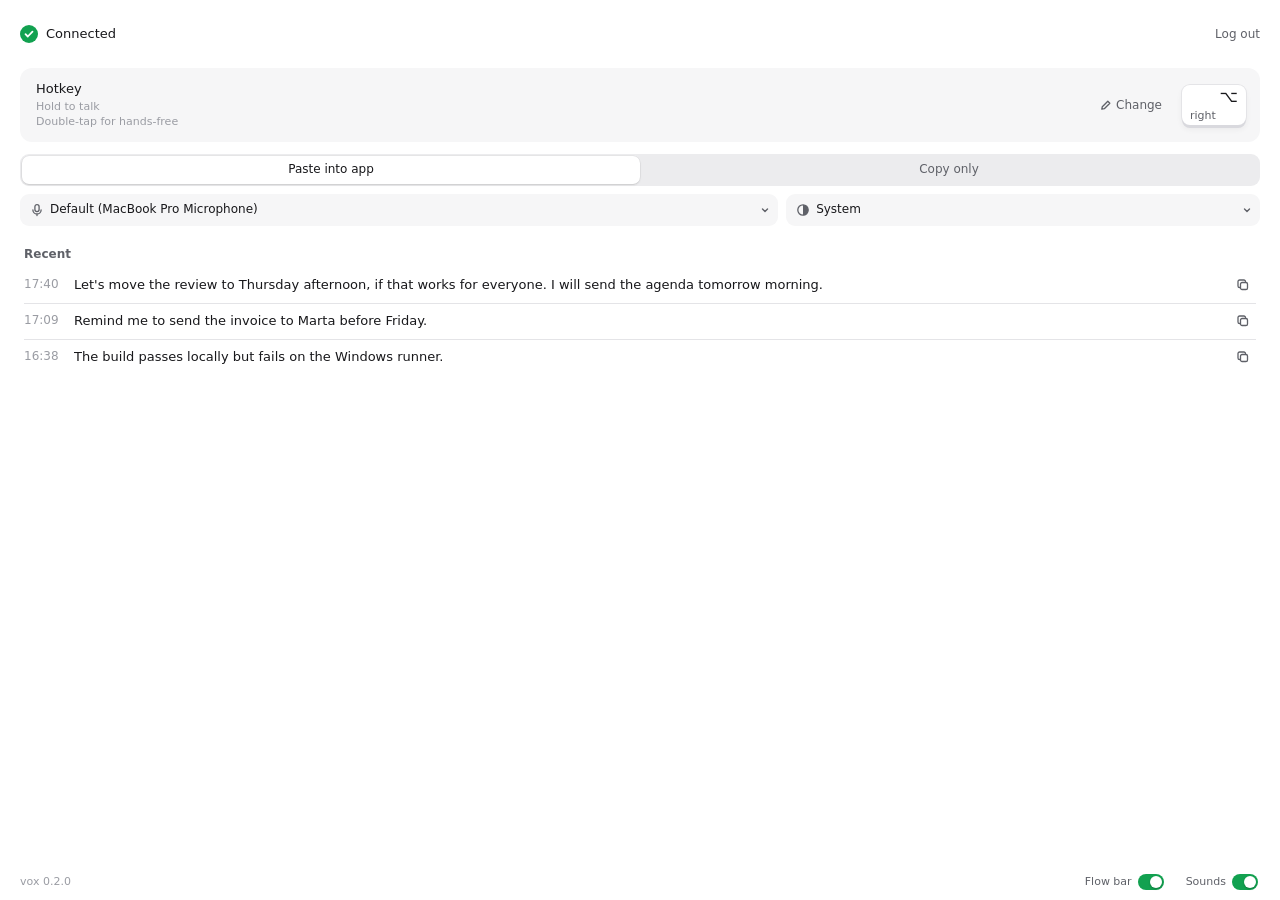
<file: vox/ui/index.html>
<!doctype html>
<html lang="en">
<head>
<meta charset="utf-8">
<meta name="viewport" content="width=device-width, initial-scale=1">
<title>vox</title>
<link rel="stylesheet" href="style.css">
<script>
  // The system theme until the state names one, so the first frame does
  // not flash the wrong colours.
  document.documentElement.dataset.theme = matchMedia("(prefers-color-scheme: dark)").matches ? "dark" : "light";
</script>
<style>
  /* Step "Try it": one line with a live keycap in it. */
  .try { display: flex; align-items: center; gap: var(--s2); font-size: var(--fs-lg); color: var(--text-2); flex-wrap: wrap; }
  .try .keys { margin: 0 2px; }
  .view-enter { animation: reveal var(--t-slow) var(--ease-out); }
  .step.done .step-num { animation: none; }
  .step.just .step-num { animation: pop var(--t-slow) var(--ease-out); }
  .cancel-key { display: inline-flex; align-items: center; gap: 6px; font-size: var(--fs-sm); color: var(--text-2); padding: 2px 4px; border-radius: var(--r-sm); }
  .cancel-key:hover { color: var(--text); }
  .try-prefs { margin-top: var(--s4); }
  .step.active .pick { background: var(--surface-2); }
</style>
</head>
<body class="main">
<div class="app" id="app">
  <section id="top"></section>
  <section id="settings"></section>
  <section id="recent"></section>
  <footer class="footer" id="footer"></footer>
</div>

<script>
(() => {
  "use strict";

  // ---------- icons ----------
  const I = {
    check: '<svg width="12" height="12" viewBox="0 0 12 12" fill="none" stroke="currentColor" stroke-width="1.8" stroke-linecap="round" stroke-linejoin="round"><path d="M2.5 6.2l2.3 2.3 4.7-4.9"/></svg>',
    checkBig: '<svg width="14" height="14" viewBox="0 0 14 14" fill="none" stroke="currentColor" stroke-width="2" stroke-linecap="round" stroke-linejoin="round"><path d="M3 7.3l2.6 2.6 5.4-5.8"/></svg>',
    copy: '<svg width="14" height="14" viewBox="0 0 14 14" fill="none" stroke="currentColor" stroke-width="1.3"><rect x="4.5" y="4.5" width="7" height="7" rx="1.6"/><path d="M9.5 4.5V3.6c0-.9-.7-1.6-1.6-1.6H3.6C2.7 2 2 2.7 2 3.6v4.3c0 .9.7 1.6 1.6 1.6h.9"/></svg>',
    pencil: '<svg width="12" height="12" viewBox="0 0 12 12" fill="none" stroke="currentColor" stroke-width="1.3" stroke-linejoin="round"><path d="M7.8 2.2l2 2L4.3 9.7 1.8 10.2l.5-2.5z"/></svg>',
    warn: '<svg width="13" height="13" viewBox="0 0 16 16" fill="none"><path d="M8 1.8l6.6 11.6H1.4L8 1.8z" fill="currentColor"/><path d="M8 6.3v3.2" stroke="var(--bg)" stroke-width="1.6" stroke-linecap="round"/><circle cx="8" cy="11.4" r="0.9" fill="var(--bg)"/></svg>',
    chevL: '<svg width="16" height="16" viewBox="0 0 16 16" fill="none" stroke="currentColor" stroke-width="1.6" stroke-linecap="round" stroke-linejoin="round"><path d="M10 3.5L5.5 8l4.5 4.5"/></svg>',
    chevR: '<svg width="12" height="12" viewBox="0 0 12 12" fill="none" stroke="currentColor" stroke-width="1.4" stroke-linecap="round" stroke-linejoin="round"><path d="M4.5 2.5L8 6l-3.5 3.5"/></svg>',
    chevD: '<svg width="10" height="10" viewBox="0 0 10 10" fill="none" stroke="currentColor" stroke-width="1.4" stroke-linecap="round" stroke-linejoin="round"><path d="M2.5 3.8L5 6.3l2.5-2.5"/></svg>',
    mic: '<svg width="14" height="14" viewBox="0 0 14 14" fill="none" stroke="currentColor" stroke-width="1.3" stroke-linecap="round"><rect x="4.9" y="1.6" width="4.2" height="7" rx="2.1"/><path d="M2.9 6.9a4.1 4.1 0 0 0 8.2 0M7 11v1.6"/></svg>',
    theme: '<svg width="14" height="14" viewBox="0 0 14 14" fill="none" stroke="currentColor" stroke-width="1.3"><circle cx="7" cy="7" r="5.2"/><path d="M7 1.8a5.2 5.2 0 0 1 0 10.4z" fill="currentColor" stroke="none"/></svg>',
    chevD: '<svg width="10" height="10" viewBox="0 0 10 10" fill="none" stroke="currentColor" stroke-width="1.4" stroke-linecap="round" stroke-linejoin="round"><path d="M2.5 4l2.5 2.5L7.5 4"/></svg>',
    search: '<svg width="14" height="14" viewBox="0 0 14 14" fill="none" stroke="currentColor" stroke-width="1.5" stroke-linecap="round"><circle cx="6" cy="6" r="4.2"/><path d="M9.2 9.2l3 3"/></svg>',
    x: '<svg width="10" height="10" viewBox="0 0 10 10" fill="none" stroke="currentColor" stroke-width="1.5" stroke-linecap="round"><path d="M2.5 2.5l5 5M7.5 2.5l-5 5"/></svg>',
    trash: '<svg width="14" height="14" viewBox="0 0 14 14" fill="none" stroke="currentColor" stroke-width="1.3" stroke-linecap="round" stroke-linejoin="round"><path d="M2.5 4h9M5.5 4V2.8h3V4M3.8 4l.6 7.2h5.2l.6-7.2"/></svg>',
    clock: '<svg width="28" height="28" viewBox="0 0 28 28" fill="none" stroke="currentColor" stroke-width="1.6" stroke-linecap="round"><circle cx="14" cy="14" r="10"/><path d="M14 8.5V14l3.5 2.2"/></svg>',
  };

  // ---------- helpers ----------
  const esc = (s) => String(s == null ? "" : s).replace(/[&<>"']/g, (c) => ({ "&": "&amp;", "<": "&lt;", ">": "&gt;", '"': "&quot;", "'": "&#39;" }[c]));
  const $ = (id) => document.getElementById(id);

  const PERMS = [
    { id: "microphone", name: "Microphone", sub: "To hear you", why: "Records your voice while the key is down." },
    { id: "accessibility", name: "Accessibility", sub: "To type for you", why: "Pastes the text into the app you use." },
    { id: "input_monitoring", name: "Input Monitoring", sub: "To see the hotkey", why: "Sees the hotkey while other apps have focus." },
  ];


  // "unknown" counts as fine: some systems cannot report it, and a step that
  // can never turn green would block the set-up view forever.
  const permsOk = (s) => s.platform !== "mac" || PERMS.every((p) => (s.permissions || {})[p.id] !== "missing");

  // Keycaps. "Right ⌥" draws as one key with the symbol top-right and the
  // side word bottom-left, like a real Mac key. "Ctrl + Space" draws as two.
  function keycaps(label) {
    return String(label || "").split(" + ").map((p) => {
      const m = /^(Left|Right) (.+)$/.exec(p);
      return m
        ? `<span class="keycap split"><span class="sym">${esc(m[2])}</span><span class="word">${esc(m[1].toLowerCase())}</span></span>`
        : `<span class="keycap">${esc(p)}</span>`;
    }).join('<span class="plus">+</span>');
  }

  function keyButton(s) {
    if (s.capturing) return `<span class="capture-slot" role="status">Press a key<span class="caret"></span></span>`;
    return `<button class="keys" data-action="capture" title="Change hotkey" aria-label="Hotkey ${esc(s.hotkey.label)}. Change.">${keycaps(s.hotkey.label)}</button>`;
  }

  const cancelKey = (withText) => `<button class="cancel-key" data-action="cancel"><span class="kbd">esc</span>${withText ? "Cancel" : ""}</button>`;
  const changeBtn = () => `<button class="change-btn" data-action="capture">${I.pencil}Change</button>`;

  function seg(name, value, options) {
    const idx = Math.max(0, options.findIndex((o) => o[0] === value));
    const btns = options.map(([v, text]) =>
      `<button role="radio" aria-checked="${v === value}" data-action="${name}" data-value="${v}">${esc(text)}</button>`).join("");
    return `<div class="seg" role="radiogroup" data-index="${idx}"><span class="seg-thumb"></span>${btns}</div>`;
  }

  // Row key: the history id, or the list position for items without one.
  const rowKey = (h, i) => (h && h.id != null ? "id" + h.id : "i" + i);

  // ---------- transient UI (never stored in state) ----------
  const ui = {
    view: null,          // "history" while the history view is open
    copied: null,        // { key, until }
    open: null,          // key of the expanded row
    confirmUntil: 0,     // hotkey confirm animation
    justDone: {},        // step id -> true for the render where it turns done
    waiting: {},         // permission id -> time when "Open Settings" was clicked
    justGranted: {},     // permission id -> true for the render where it turns granted
    holdPermsUntil: 0,   // keep the permission step open briefly so the last check is seen
    lastView: null,
  };
  let state = null;
  let prev = null;

  // ---------- set-up steps ----------
  function buildSteps(s) {
    const mac = s.platform === "mac";
    const acc = s.account;
    const steps = [];

    let body1 = "";
    if (acc === "logged_out") {
      body1 = `<button class="btn btn-primary btn-wide" data-action="login">Log in with ChatGPT</button>`;
    } else if (acc === "logging_in") {
      body1 = `<div class="working"><span class="spinner"></span>Finish logging in in the ChatGPT window</div>`;
    } else if (acc === "learning") {
      body1 = `<div class="working"><span class="spinner"></span>Getting ready…</div><div class="progress"><i></i></div>`;
    } else if (acc === "error") {
      body1 = `<p class="error-text">${I.warn}<span>${esc(s.account_error || "Could not log in.")}</span></p><button class="btn btn-primary" data-action="login">Try again</button>`;
    }
    steps.push({ id: "login", done: acc === "ready", title: "Log in", doneTitle: "Connected",
      meta: acc === "ready" ? `<button class="link" data-action="logout">Log out</button>` : "", body: body1 });

    if (mac) {
      const perms = s.permissions || {};
      const missing = PERMS.filter((p) => perms[p.id] === "missing").length;
      const rows = PERMS.map((p) => {
        const st = perms[p.id] || "unknown";
        let action;
        if (st === "granted") action = `<span class="perm-ok${ui.justGranted[p.id] ? " pop" : ""}" aria-label="On">${I.checkBig}</span>`;
        // macOS applies Input Monitoring only to a fresh process: the
        // running vox never sees the grant, so offer a restart, not a wait.
        else if (ui.waiting[p.id] && p.id === "input_monitoring") action = `<button class="btn btn-primary" data-action="restart">Restart vox</button>`;
        else if (ui.waiting[p.id]) action = `<span class="perm-wait"><span class="spinner"></span>Waiting…</span>`;
        else action = `<button class="btn btn-quiet" data-action="perm" data-value="${p.id}">Open Settings</button>`;
        const dot = `<span class="dot ${st}${ui.justGranted[p.id] ? " pop" : ""}"></span>`;
        return `<div class="perm" title="${esc(p.why)}">${dot}<span class="perm-text"><span class="perm-name">${p.name}</span><span class="perm-sub">${p.sub}</span></span>${action}</div>`;
      }).join("");
      steps.push({ id: "perms", done: permsOk(s), title: "Allow access", doneTitle: "Access on",
        meta: permsOk(s) ? "" : `${missing} to go`, body: `<div class="perms">${rows}</div>` });
    }

    const verb = "Hold";
    const sub = !s.capturing ? `<div class="try-sub">Double-tap for hands-free</div>` : "";
    steps.push({ id: "try", done: (s.history || []).length > 0, title: "Try it", meta: "",
      body: `<div class="try">${verb} ${keyButton(s)} and speak</div>${sub}${s.capturing ? `<div style="margin-top:var(--s2)">${cancelKey(true)}</div>` : ""}`
        // The wrong microphone is what makes a first try fail, so the
        // picker is here too, not only on Home.
        + `<div class="try-prefs">${prefsRow(s)}</div>` });

    // The open step is the first one not done. While the last permission
    // turns green, the permission step stays open a moment longer.
    let active = steps.findIndex((st) => !st.done);
    const permIdx = steps.findIndex((st) => st.id === "perms");
    if (permIdx >= 0 && Date.now() < ui.holdPermsUntil && (active < 0 || active > permIdx)) active = permIdx;
    // Steps after the open step never show as done: the list reads in order.
    steps.forEach((st, i) => { st.shownDone = st.done && (active < 0 || i <= active); });
    return { steps, active };
  }

  function stepsView(s) {
    const { steps, active } = buildSteps(s);
    const items = steps.map((st, i) => {
      const cls = ["step", st.shownDone ? "done" : "", i === active ? "active" : "", ui.justDone[st.id] ? "just" : ""].join(" ");
      const num = st.shownDone ? I.check : String(i + 1);
      return `<li class="${cls}">
        <div class="step-head"><span class="step-num">${num}</span><span class="step-title">${st.shownDone && st.doneTitle ? st.doneTitle : st.title}</span>${st.meta && (i <= active || active < 0) ? `<span class="step-meta">${st.meta}</span>` : ""}</div>
        ${i === active ? `<div class="step-body">${st.body}</div>` : ""}
      </li>`;
    }).join("");
    return `<h1 class="setup-title">Set up vox</h1><ol class="steps">${items}</ol>`;
  }

  // ---------- home ----------
  function accountRow() {
    return `<div class="account"><span class="check-badge">${I.check}</span><span class="label">Connected</span><button class="link" data-action="logout">Log out</button></div>`;
  }

  function settingsView(s) {
    const confirmed = Date.now() < ui.confirmUntil ? " confirmed" : "";
    const warning = s.hotkey && s.hotkey.warning
      ? `<div class="key-warning" role="note">${I.warn}<span>${esc(s.hotkey.warning)}</span></div>` : "";
    // The key works one fixed way, so the card states it instead of
    // offering a choice.
    return `<div class="settings">
      <div class="hotkey${confirmed}">
        <div class="hotkey-text"><div class="hotkey-title">Hotkey</div>
          <div class="hotkey-sub">Hold to talk<br>Double-tap for hands-free</div></div>
        ${s.capturing ? cancelKey(true) : changeBtn()}
        ${keyButton(s)}
      </div>
      ${warning}
      ${seg("output", s.output, [["paste", "Paste into app"], ["copy", "Copy only"]])}
      ${prefsRow(s)}
    </div>`;
  }

  // Microphone and appearance: native selects, so the OS draws the list.
  function prefsRow(s) {
    const inputs = s.inputs || [];
    const cur = s.input || "";
    // A chosen device that is unplugged stays listed, so the choice is
    // not lost; vox records from the default until it is back.
    const names = cur && !inputs.includes(cur) ? inputs.concat([cur]) : inputs;
    const def = s.input_default ? `Default (${s.input_default})` : "System default";
    const mics = [`<option value="">${esc(def)}</option>`].concat(names.map((n) =>
      `<option value="${esc(n)}"${n === cur ? " selected" : ""}>${esc(n)}${inputs.includes(n) ? "" : " (not connected)"}</option>`)).join("");
    const themes = [["system", "System"], ["light", "Light"], ["dark", "Dark"]].map(([v, t]) =>
      `<option value="${v}"${v === (s.theme || "system") ? " selected" : ""}>${t}</option>`).join("");
    return `<div class="prefs">
      <label class="pick pick-mic" title="Microphone">${I.mic}<select data-pref="input" aria-label="Microphone">${mics}</select>${I.chevD}</label>
      <label class="pick pick-theme" title="Appearance">${I.theme}<select data-pref="theme" aria-label="Appearance">${themes}</select>${I.chevD}</label>
    </div>`;
  }

  // ---------- theme ----------
  const darkMq = matchMedia("(prefers-color-scheme: dark)");
  function applyTheme(theme) {
    const t = theme === "light" || theme === "dark" ? theme : (darkMq.matches ? "dark" : "light");
    document.documentElement.dataset.theme = t;
  }
  darkMq.addEventListener("change", () => applyTheme(state && state.theme));

  function rowHtml(h, key, src, withDelete) {
    const copied = ui.copied && ui.copied.key === key && Date.now() < ui.copied.until;
    const open = ui.open === key;
    return `<li class="row${copied ? " copied" : ""}${open ? " open" : ""}${withDelete && hist.removing[key] ? " removing" : ""}" data-action="expand" data-src="${src}" data-key="${key}" aria-expanded="${open}">
      <span class="row-time">${esc(h.time)}</span>
      <span class="row-text">${esc(h.text)}</span>
      <button class="copy-btn" data-action="copy" data-src="${src}" data-key="${key}" aria-label="Copy">${copied ? I.check + "<span>Copied</span>" : I.copy}</button>
      ${withDelete ? `<button class="del-btn" data-action="delete" data-key="${key}" aria-label="Delete">${I.trash}</button>` : ""}
    </li>`;
  }

  function recentView(s) {
    // The window has a fixed height. The hotkey warning takes about one row
    // of height, so Recent gives one row back while it shows.
    // The microphone and appearance row takes one more.
    const max = 4 - (s.hotkey && s.hotkey.warning ? 1 : 0);
    const rows = (s.history || []).slice(0, max).map((h, i) => rowHtml(h, rowKey(h, i), "recent", false)).join("");
    const total = s.history_total || 0;
    const all = total > 5 ? `<button class="see-all" data-action="history">All ${total}${I.chevR}</button>` : "";
    return `<div class="recent"><div class="section-head"><h2 class="section-title">Recent</h2>${all}</div><ul class="rows">${rows}</ul></div>`;
  }

  function footerView(s, view) {
    if (view === "history") return historyBar(s);
    const sw = (on, action, label) =>
      `<button class="switch" role="switch" aria-checked="${!!on}" data-action="${action}">${label}<span class="track"></span></button>`;
    const sws = view === "home"
      ? `<span class="switches">${sw(s.show_bar !== false, "bar", "Flow bar")}${sw(s.sounds, "sounds", "Sounds")}</span>` : "";
    // A downloaded update takes the version's place: one click installs it.
    const ver = s.update && s.update.ready
      ? `<button class="update-btn" data-action="update">Update to ${esc(s.update.version)}</button>`
      : `<span>vox ${esc(s.version || "")}</span>`;
    return `${ver}${sws}`;
  }

  // ---------- history view ----------
  // The list is data fetched with get_history, not state. The view's shell
  // is built once, so the search field keeps focus and caret while typing;
  // only the list and the count re-render.
  const PAGE = 50;
  const hist = { query: "", items: [], total: 0, loading: false, loaded: false, token: 0, confirm: false, removing: {} };

  const HISTORY_SHELL = `
    <div class="h-head">
      <button class="icon-btn" data-action="back" aria-label="Back">${I.chevL}</button>
      <span class="h-title">History</span><span class="h-count" id="h-count"></span>
    </div>
    <div class="search">${I.search}<input id="h-q" type="search" placeholder="Search" autocomplete="off" spellcheck="false" aria-label="Search history"><button class="clear" id="h-clear" data-action="hclear" aria-label="Clear search" hidden>${I.x}</button></div>
    <div class="h-list" id="h-list"></div>`;

  function historyBar(s) {
    const total = s.history_total || 0;
    if (hist.confirm && total > 0) {
      return `<div class="h-bar confirm"><span class="q">Clear all ${total}?</span><button class="link" data-action="hcancel">Cancel</button><button class="btn-danger" data-action="hconfirm">Clear</button></div>`;
    }
    return `<div class="h-bar">${total > 0 ? `<button class="link danger" data-action="hclearall">Clear history</button>` : ""}</div>`;
  }

  const pad = (n) => String(n).padStart(2, "0");
  const isoDay = (d) => `${d.getFullYear()}-${pad(d.getMonth() + 1)}-${pad(d.getDate())}`;
  function dayLabel(iso) {
    const now = new Date();
    if (iso === isoDay(now)) return "Today";
    const y = new Date(now.getFullYear(), now.getMonth(), now.getDate() - 1);
    if (iso === isoDay(y)) return "Yesterday";
    const d = new Date(iso + "T12:00:00");
    if (isNaN(d)) return iso || "";
    const opt = { weekday: "short", month: "short", day: "numeric" };
    if (d.getFullYear() !== now.getFullYear()) opt.year = "numeric";
    return d.toLocaleDateString("en-US", opt);
  }

  function renderList() {
    const list = $("h-list");
    if (!list) return;
    const top = list.scrollTop;
    let html = "";
    if (!hist.loaded) {
      html = hist.loading ? `<div class="h-more"><span class="spinner"></span></div>` : "";
    } else if (hist.items.length === 0) {
      html = hist.query
        ? `<div class="h-empty">${I.search.replace('width="14" height="14"', 'width="28" height="28"')}<span>No matches for “${esc(hist.query)}”</span></div>`
        : `<div class="h-empty">${I.clock}<span>No history yet</span></div>`;
    } else {
      let day = null, open = false;
      hist.items.forEach((h, i) => {
        if (h.date !== day) {
          if (open) html += "</ul>";
          day = h.date;
          html += `<div class="day">${esc(dayLabel(day))}</div><ul class="rows">`;
          open = true;
        }
        html += rowHtml(h, rowKey(h, i), "hist", true);
      });
      if (open) html += "</ul>";
      if (hist.loading) html += `<div class="h-more"><span class="spinner"></span></div>`;
    }
    list.innerHTML = html;
    list.scrollTop = top;
    $("h-count").textContent = hist.loaded && hist.total ? String(hist.total) : "";
    $("h-clear").hidden = !$("h-q").value;
  }

  function loadMore(first) {
    if (!first && (hist.loading || hist.items.length >= hist.total)) return;
    const tok = hist.token;
    hist.loading = true;
    renderList();
    call("get_history", hist.query, hist.items.length, PAGE).then((r) => {
      if (tok !== hist.token) return; // a newer search replaced this one
      hist.loading = false;
      hist.loaded = true;
      if (r) {
        hist.items = hist.items.concat(r.items || []);
        hist.total = Number(r.total) || 0;
      }
      renderList();
      nearEnd();
    });
  }

  function reload() {
    hist.token += 1;
    hist.items = [];
    hist.total = 0;
    hist.loaded = false;
    hist.loading = false;
    hist.removing = {};
    loadMore(true);
  }

  // Load the next page when the list is within 160 px of its end. It also
  // runs after each page, so a tall window fills itself.
  function nearEnd() {
    const list = $("h-list");
    if (list && list.scrollTop + list.clientHeight > list.scrollHeight - 160) loadMore(false);
  }

  function enterHistory(query) {
    ui.view = "history";
    ui.open = null;
    hist.confirm = false;
    hist.query = query || "";
    render();
    const q = $("h-q");
    q.value = hist.query;
    q.focus();
    reload();
  }

  function leaveHistory() {
    ui.view = null;
    ui.open = null;
    hist.confirm = false;
    hist.token += 1;
    render();
  }

  let searchTimer = 0;
  document.addEventListener("input", (e) => {
    if (e.target.id !== "h-q") return;
    $("h-clear").hidden = !e.target.value;
    clearTimeout(searchTimer);
    searchTimer = setTimeout(() => { hist.query = e.target.value.trim(); reload(); }, 150);
  });
  document.addEventListener("scroll", (e) => { if (e.target.id === "h-list") nearEnd(); }, true);

  // ---------- render ----------
  const last = {};
  function put(id, html, enterClass) {
    const el = $(id);
    if (last[id] === html) return;
    last[id] = html;
    el.innerHTML = html;
    el.hidden = html === "";
    if (enterClass) { el.classList.remove(enterClass); void el.offsetWidth; el.classList.add(enterClass); }
  }

  function isHome(s) {
    return s.account === "ready" && permsOk(s) && (s.history || []).length > 0 && Date.now() >= ui.holdPermsUntil;
  }

  function currentView(s) {
    if (ui.view === "history" && s.account === "ready") return "history";
    return isHome(s) ? "home" : "setup";
  }

  function render() {
    const s = state;
    if (!s) return;
    const view = currentView(s);
    const enter = ui.lastView !== null && ui.lastView !== view ? "view-enter" : null;
    ui.lastView = view;
    $("top").classList.toggle("fill", view === "history");
    if (view === "history") {
      put("top", HISTORY_SHELL, enter);
      put("settings", "");
      put("recent", "");
    } else if (view === "setup") {
      put("top", stepsView(s), enter);
      put("settings", "");
      put("recent", "");
    } else {
      put("top", accountRow(), enter);
      put("settings", settingsView(s), enter);
      put("recent", recentView(s), enter);
    }
    put("footer", footerView(s, view));
  }

  function onState(s) {
    prev = state;
    state = s;
    applyTheme(s.theme);
    ui.justDone = {};
    ui.justGranted = {};
    if (prev) {
      // Hotkey confirm: capture ended with a new key.
      if (prev.capturing && !s.capturing && prev.hotkey.label !== s.hotkey.label) {
        ui.confirmUntil = Date.now() + 700;
        setTimeout(render, 720);
      }
      // Permissions: a change ends "Waiting…"; a new grant pops its check.
      const pp = prev.permissions || {}, np = s.permissions || {};
      PERMS.forEach((p) => {
        if (pp[p.id] !== np[p.id]) delete ui.waiting[p.id];
        if (pp[p.id] !== "granted" && np[p.id] === "granted") ui.justGranted[p.id] = true;
      });
      if (!permsOk(prev) && permsOk(s) && s.platform === "mac") {
        ui.holdPermsUntil = Date.now() + 900;
        setTimeout(render, 920);
      }
      // Steps that just turned done get one pop.
      const was = buildSteps(prev).steps;
      buildSteps(s).steps.forEach((st) => {
        const p = was.find((x) => x.id === st.id);
        if (st.done && p && !p.done) ui.justDone[st.id] = true;
      });
      // A new transcript while the history view is open: fetch the list
      // again. A smaller total comes from our own delete or clear.
      if (ui.view === "history" && (s.history_total || 0) > (prev.history_total || 0)) reload();
    }
    render();
  }

  // ---------- bridge ----------
  let api = null; // set to the pywebview api or the mock
  const call = (name, ...args) => {
    if (!api || typeof api[name] !== "function") return Promise.resolve();
    return Promise.resolve(api[name](...args)).catch((e) => console.error("[vox]", name, e));
  };

  window.vox = window.vox || {};
  window.vox.emit = (msg) => { if (msg && msg.type === "state" && msg.state) onState(msg.state); };

  // ---------- interactions ----------
  const findRow = (src, key) => {
    const list = src === "hist" ? hist.items : (state.history || []);
    return list.find((h, i) => rowKey(h, i) === key);
  };
  const redraw = (src) => (src === "hist" ? renderList() : render());

  document.addEventListener("click", (e) => {
    const t = e.target.closest("[data-action]");
    if (!t || !state) return;
    const a = t.dataset.action, v = t.dataset.value;
    if (a === "login") call("login");
    else if (a === "logout") call("logout");
    else if (a === "capture") call("capture_hotkey");
    else if (a === "cancel") call("cancel_capture");
    else if (a === "mode" && v !== state.mode) call("set_mode", v);
    else if (a === "output" && v !== state.output) call("set_output", v);
    else if (a === "sounds") call("set_sounds", !state.sounds);
    else if (a === "bar") call("set_show_bar", state.show_bar === false);
    else if (a === "history") enterHistory("");
    else if (a === "back") leaveHistory();
    else if (a === "hclear") { const q = $("h-q"); q.value = ""; q.focus(); hist.query = ""; reload(); }
    else if (a === "hclearall") { hist.confirm = true; render(); }
    else if (a === "hcancel") { hist.confirm = false; render(); }
    else if (a === "hconfirm") {
      hist.confirm = false;
      hist.token += 1;
      hist.items = []; hist.total = 0; hist.loaded = true; hist.loading = false;
      call("clear_history");
      renderList();
      render();
    } else if (a === "update") {
      t.disabled = true;
      t.textContent = "Updating…";
      call("install_update");
    } else if (a === "restart") {
      call("restart");
    } else if (a === "perm") {
      ui.waiting[v] = Date.now();
      // Stop waiting after 30 s even if the user closed Settings unchanged.
      // The restart offer stays: that grant can only show after a restart.
      if (v !== "input_monitoring") setTimeout(() => { if (ui.waiting[v] && Date.now() - ui.waiting[v] >= 30000) { delete ui.waiting[v]; render(); } }, 30010);
      render();
      call("open_permission", v);
    } else if (a === "copy") {
      const src = t.dataset.src, key = t.dataset.key;
      const h = findRow(src, key);
      if (!h) return;
      call("copy", h.text);
      ui.copied = { key, until: Date.now() + 1400 };
      redraw(src);
      setTimeout(() => redraw(src), 1420);
    } else if (a === "delete") {
      const key = t.dataset.key;
      const h = findRow("hist", key);
      if (!h || hist.removing[key]) return;
      hist.removing[key] = true;
      renderList();
      call("delete_history", h.id);
      // Remove after the collapse animation.
      setTimeout(() => {
        hist.items = hist.items.filter((x, i) => rowKey(x, i) !== key);
        hist.total = Math.max(0, hist.total - 1);
        delete hist.removing[key];
        renderList();
        nearEnd();
      }, 190);
    } else if (a === "expand") {
      // Do not collapse a row while the user selects text in it.
      if (String(window.getSelection && window.getSelection()).length > 0) return;
      const key = t.dataset.key;
      ui.open = ui.open === key ? null : key;
      redraw(t.dataset.src);
    }
  });

  document.addEventListener("change", (e) => {
    const t = e.target;
    if (!state || !t.dataset) return;
    if (t.dataset.pref === "input") call("set_input", t.value || null);
    else if (t.dataset.pref === "theme") { applyTheme(t.value); call("set_theme", t.value); }
  });

  // Rescan microphones when the window comes forward or the pointer nears
  // the picker, so a headset plugged in a moment ago is in the list.
  let scanned = 0;
  const rescan = () => {
    if (Date.now() - scanned < 2000) return;
    scanned = Date.now();
    call("refresh_inputs");
  };
  window.addEventListener("focus", rescan);
  document.addEventListener("pointerover", (e) => { if (e.target.closest && e.target.closest(".pick-mic")) rescan(); });

  document.addEventListener("keydown", (e) => {
    if (!state) return;
    if (state.capturing && e.key === "Escape") { e.preventDefault(); call("cancel_capture"); return; }
    if (ui.view !== "history") return;
    // History keys: Esc steps back one level (confirm, then search, then
    // view). Cmd/Ctrl+F and "/" jump to the search field.
    const q = $("h-q");
    if (e.key === "Escape") {
      e.preventDefault();
      if (hist.confirm) { hist.confirm = false; render(); }
      else if (q && q.value) { q.value = ""; hist.query = ""; reload(); }
      else leaveHistory();
    } else if (q && ((e.key === "f" && (e.metaKey || e.ctrlKey)) || (e.key === "/" && document.activeElement !== q))) {
      e.preventDefault();
      q.focus();
      q.select();
    }
  });

  // ---------- mock (plain browser, or "?mock") ----------
  function startMock() {
    // 60 items over 4 days, newest first. One Chinese entry, escaped so the
    // source stays ASCII, checks CJK layout in the list.
    const POOL = [
      "Let's move the review to Thursday afternoon, if that works for everyone. I will send the agenda tomorrow morning.",
      "Remind me to send the invoice to Marta before Friday.",
      "The build passes locally but fails on the Windows runner.",
      "\u5468\u4e94\u4e4b\u524d\u628a\u53d1\u7968\u53d1\u7ed9\u739b\u5c14\u5854\uff0c\u987a\u4fbf\u786e\u8ba4\u4e00\u4e0b\u4ed8\u6b3e\u65e5\u671f\u3002",
      "Ship it after the review.",
      "Can you check whether the staging database still has last week's data?",
      "Thanks, that fixed it.",
      "Book a table for four at seven.",
      "Add a note that the API rate limit resets every hour.",
      "I'm running ten minutes late, start without me.",
      "Rename the folder to drafts and archive the old one.",
      "Please review the pull request before lunch.",
    ];
    const now = new Date();
    const dayIso = (off) => isoDay(new Date(now.getFullYear(), now.getMonth(), now.getDate() - off));
    const build = () => {
      const out = [];
      let id = 60, n = 0;
      [[0, 18], [1, 15], [2, 14], [5, 13]].forEach(([off, count]) => {
        for (let k = 0; k < count; k++) {
          const mins = 17 * 60 + 40 - k * 31;
          out.push({ id: id--, text: POOL[n++ % POOL.length], time: `${pad(Math.floor(mins / 60))}:${pad(mins % 60)}`, date: dayIso(off) });
        }
      });
      return out;
    };
    let all = [];
    const recent = () => all.slice(0, 5).map(({ id, text, time }) => ({ id, text, time }));

    const granted = { microphone: "granted", accessibility: "granted", input_monitoring: "granted" };
    const base = {
      platform: "mac", account: "ready", account_error: null, hotkey: { label: "Right ⌥", warning: null },
      capturing: false, mode: "hold", output: "paste", sounds: true, show_bar: true,
      permissions: granted, version: "0.2.0",
      inputs: ["MacBook Pro Microphone", "AirPods Pro", "USB Audio Device"], input: null,
      input_default: "MacBook Pro Microphone", theme: "system",
    };
    const presets = {
      logged_out: { account: "logged_out", list: 0 },
      first_run: { account: "logged_out", list: 0, permissions: { microphone: "missing", accessibility: "missing", input_monitoring: "missing" } },
      logging_in: { account: "logging_in", list: 0 },
      learning: { account: "learning", list: 0 },
      ready: { list: 3 },
      ready_full: { list: 5, mode: "toggle" },
      ready_empty: { list: 0 },
      capturing: { list: 3, capturing: true },
      permissions: { list: 3, permissions: { microphone: "missing", accessibility: "missing", input_monitoring: "granted" } },
      error: { account: "error", account_error: "Login timed out.", list: 0 },
      warning: { list: 60, hotkey: { label: "Ctrl + Space", warning: "Also switches input source" } },
      win: { list: 3, platform: "win", hotkey: { label: "Right Ctrl", warning: null }, permissions: {} },
      double_tap: { list: 60 },
      history: { list: 60, view: "history" },
      history_empty: { list: 0, view: "history" },
      history_search_none: { list: 60, view: "history", query: "zebra crossing" },
    };
    let s;
    const snapshot = () => Object.assign({}, s, { history: recent(), history_total: all.length });
    const load = () => {
      const key = (location.hash || "#ready").slice(1);
      const p = presets[key] || presets.ready;
      // Rebuild the full list, then cut it to the preset size.
      all = build().slice(0, p.list);
      s = JSON.parse(JSON.stringify(Object.assign({}, base, p)));
      delete s.list; delete s.view; delete s.query;
      state = null; ui.lastView = null; ui.waiting = {}; ui.open = null; ui.view = null;
      window.vox.emit({ type: "state", state: snapshot() });
      if (p.view === "history") enterHistory(p.query || "");
    };
    const push = (patch) => { s = Object.assign({}, s, patch); window.vox.emit({ type: "state", state: JSON.parse(JSON.stringify(snapshot())) }); };
    const after = (ms, fn) => setTimeout(fn, ms);

    // Mock key capture. A lone modifier is decided on key-up, so that
    // "Ctrl" then "Space" becomes "Ctrl + Space" and not "Left Ctrl".
    const mac = () => s.platform === "mac";
    const MOD = { Control: () => (mac() ? "⌃" : "Ctrl"), Alt: () => (mac() ? "⌥" : "Alt"), Shift: () => (mac() ? "⇧" : "Shift"), Meta: () => (mac() ? "⌘" : "Win") };
    let pendingMod = null;
    const keyName = (e) => {
      if (e.code === "Space") return "Space";
      if (/^F\d+$/.test(e.code)) return e.code;
      if (e.key.length === 1) return e.key.toUpperCase();
      return e.key;
    };
    const setKey = (label) => push({ capturing: false, hotkey: { label, warning: label === "Ctrl + Space" ? "Also switches input source" : null } });
    document.addEventListener("keydown", (e) => {
      if (!s || !s.capturing || e.key === "Escape") return;
      e.preventDefault();
      if (MOD[e.key]) { pendingMod = e; return; }
      pendingMod = null;
      const mods = [];
      if (e.ctrlKey) mods.push(MOD.Control());
      if (e.altKey) mods.push(MOD.Alt());
      if (e.shiftKey) mods.push(MOD.Shift());
      if (e.metaKey) mods.push(MOD.Meta());
      setKey(mods.concat(keyName(e)).join(" + "));
    });
    document.addEventListener("keyup", (e) => {
      if (!s || !s.capturing || !pendingMod || e.code !== pendingMod.code) return;
      const side = e.code.endsWith("Right") ? "Right" : "Left";
      pendingMod = null;
      setKey(`${side} ${MOD[e.key]()}`);
    });

    api = {
      get_state: () => Promise.resolve(snapshot()),
      login: () => {
        push({ account: "logging_in", account_error: null });
        after(1600, () => { push({ account: "learning" }); after(5000, () => push({ account: "ready" })); });
      },
      logout: () => push({ account: "logged_out" }),
      capture_hotkey: () => push({ capturing: true }),
      cancel_capture: () => push({ capturing: false }),
      set_mode: (m) => push({ mode: m }),
      set_output: (o) => push({ output: o }),
      set_sounds: (on) => push({ sounds: !!on }),
      set_show_bar: (v) => push({ show_bar: v }),
      set_input: (name) => push({ input: name }),
      refresh_inputs: () => {},
      set_theme: (t) => push({ theme: t }),
      open_permission: (id) => after(1500, () => push({ permissions: Object.assign({}, s.permissions, { [id]: "granted" }) })),
      copy: (text) => { try { navigator.clipboard && navigator.clipboard.writeText(text); } catch (_) {} },
      get_history: (query, offset, limit) => new Promise((res) => {
        const q = String(query || "").toLowerCase();
        const hits = q ? all.filter((h) => h.text.toLowerCase().includes(q)) : all;
        setTimeout(() => res({ items: hits.slice(offset, offset + limit), total: hits.length }), 160);
      }),
      delete_history: (hid) => { all = all.filter((h) => h.id !== hid); push({}); return Promise.resolve(true); },
      clear_history: () => { all = []; push({}); return Promise.resolve(true); },
    };
    window.addEventListener("hashchange", load);
    load();
  }

  // ---------- boot ----------
  let booted = false;
  function bootReal() {
    if (booted) return;
    booted = true;
    api = window.pywebview.api;
    call("get_state").then((s) => { if (s && !state) onState(s); });
  }
  // "?mock" forces the mock, also inside pywebview, for screenshots of
  // each state in the real engine.
  if (new URLSearchParams(location.search).has("mock")) {
    booted = true;
    startMock();
  }
  window.addEventListener("pywebviewready", bootReal);
  if (window.pywebview && window.pywebview.api) bootReal();
  setTimeout(() => {
    if (booted) return;
    if (window.pywebview) return; // bridge exists; wait for pywebviewready.
    booted = true;
    startMock();
  }, 300);
})();
</script>
</body>
</html>
</file>
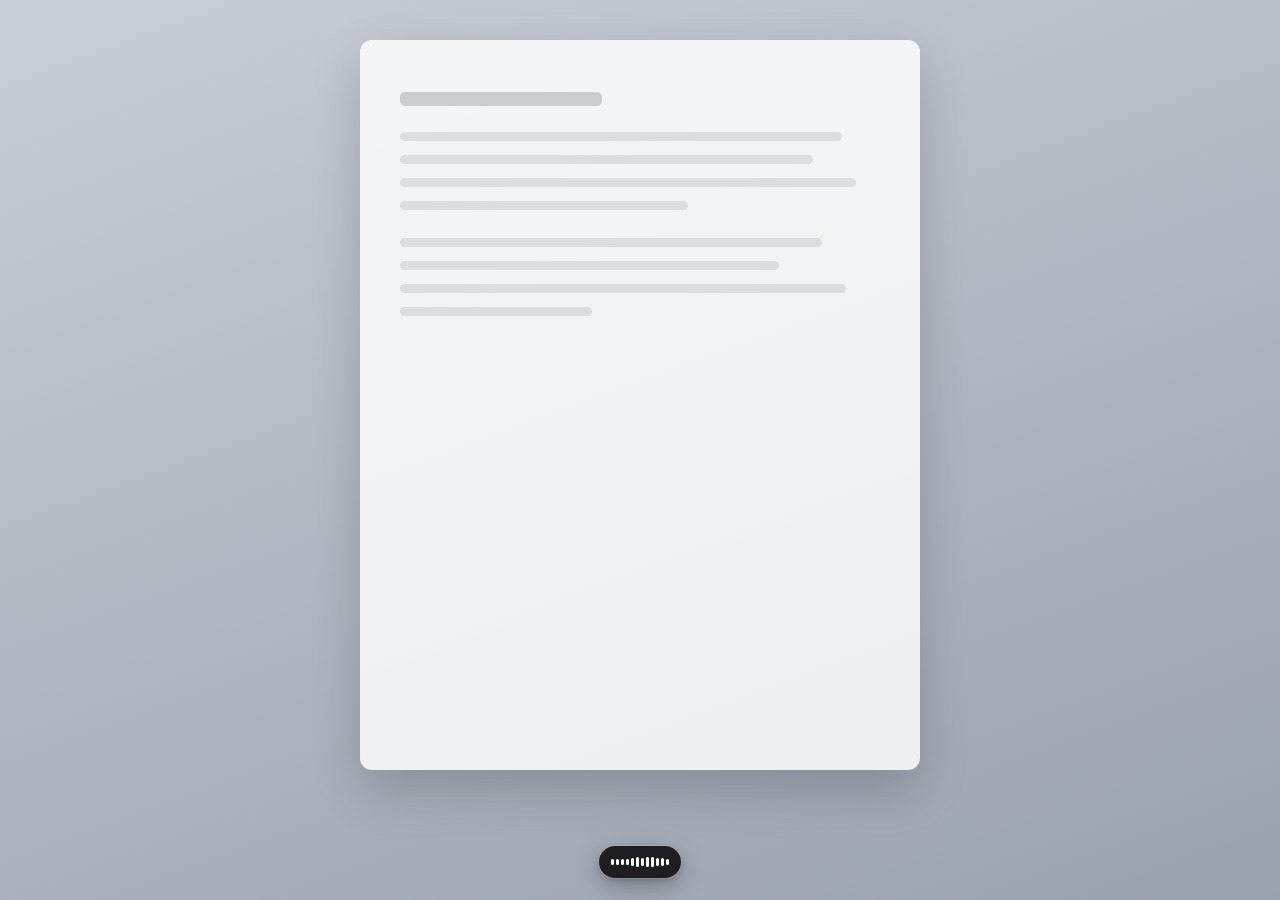
<file: vox/ui/hud.html>
<!doctype html>
<html lang="en">
<head>
<meta charset="utf-8">
<meta name="viewport" content="width=device-width, initial-scale=1">
<title>vox HUD</title>
<link rel="stylesheet" href="style.css">
<style>
  /* The HUD window must stay see-through. Only mock mode paints a backdrop. */
  html, body { background: transparent !important; overflow: hidden; width: 100%; height: 100%; }

  /* The capsule is dark in light and dark mode, so the white content keeps
     high contrast over any app behind it. These tokens do not follow the
     colour scheme on purpose. */
  :root {
    --hud-bg: rgba(22, 22, 25, 0.94);
    --hud-idle: rgba(28, 28, 32, 0.72);
    --hud-edge: rgba(255, 255, 255, 0.14);
    --hud-fg: #ffffff;
    --hud-fg-2: rgba(255, 255, 255, 0.66);
    --hud-fg-3: rgba(255, 255, 255, 0.45);
    --hud-chip: rgba(255, 255, 255, 0.14);
    --hud-ok: #34d17a;
    --hud-warn: #ffb547;
    --hud-morph: 150ms cubic-bezier(0.3, 0.8, 0.2, 1);
  }

  /* Stage = the HUD window (300 x 72 by default). The pill sits on its
     bottom edge with room above and at the sides for the shadow. */
  .stage { position: fixed; inset: 0; display: flex; align-items: flex-end; justify-content: center; padding: 0 0 14px; pointer-events: none; }
  /* The pill lies flat against the screen edge it is docked to; Python
     picks the edge with hud.dock() and moves the window there. */
  .stage[data-dock="top"] { align-items: flex-start; padding: 14px 0 0; }
  .stage[data-dock="left"] { align-items: center; justify-content: flex-start; padding: 0 0 0 14px; }
  .stage[data-dock="right"] { align-items: center; justify-content: flex-end; padding: 0 14px 0 0; }

  .pill {
    position: relative;
    height: 32px;
    width: 46px;
    border-radius: 999px;
    background: var(--hud-bg);
    box-shadow: 0 0 0 1px var(--hud-edge), 0 8px 24px rgba(0, 0, 0, 0.28), 0 2px 6px rgba(0, 0, 0, 0.18);
    -webkit-backdrop-filter: blur(20px) saturate(1.4);
    backdrop-filter: blur(20px) saturate(1.4);
    color: var(--hud-fg);
    display: flex;
    align-items: center;
    justify-content: center;
    overflow: hidden;
    transition: width var(--hud-morph), height var(--hud-morph), background var(--hud-morph), opacity 120ms ease, transform var(--hud-morph);
  }

  /* Idle: a small mark that vox runs. The light edge keeps it visible on
     dark wallpapers; the low fill keeps it quiet on light ones. */
  .pill[data-phase="idle"] { height: 10px; background: var(--hud-idle); box-shadow: 0 0 0 1px rgba(255, 255, 255, 0.38), 0 2px 6px rgba(0, 0, 0, 0.22); opacity: 0.9; }
  .pill[data-phase="hidden"] { height: 10px; opacity: 0; transform: scale(0.8); }
  /* Hover says "you can grab this"; drag lifts the pill off the screen. */
  .pill.hover { transform: scale(1.06); }
  .pill.hover[data-phase="idle"] { width: 60px !important; height: 14px; opacity: 1; }
  /* On a side edge the pill stands upright while it has no text: a thin
     strip at rest, a column of level bars while listening. Text never
     turns sideways; for "done" and "error" the pill lies flat again and
     slides out from the edge. */
  .pill.v { width: 32px !important; height: 84px; }
  .pill.v[data-phase="idle"], .pill.v[data-phase="hidden"] { width: 10px !important; height: 46px; }
  .pill.v.hover[data-phase="idle"] { width: 14px !important; height: 60px; }
  .pill.v[data-phase="cancelled"] { height: 32px; }
  .pill.v .content { flex-direction: column; padding: 12px 0; }
  .pill.v .bars { flex-direction: column; height: auto; width: 20px; }
  .pill.v .bars i { height: 3px; }
  .pill.v #hint { display: none !important; }
  /* Upright and locked: the lock sits above the bars, so the pill grows. */
  .pill.v.locked[data-phase="listening"] { height: 104px; }
  /* ---------- free mode (macOS) ----------
     The window covers the whole screen and lets clicks through; the pill
     sits at an anchor point on the edge it is docked to. The anchor's
     transform puts the pill's flat side on that point, so a pill that
     grows stays against its edge. Moves run on a spring curve. */
  .anchor { display: contents; }
  .stage.free { display: block; padding: 0; }
  /* Only left/top place the anchor: with top and bottom both set, its
     height would be 0, and translate(-50%, -100%) would not lift the pill. */
  .stage.free .anchor { display: block; position: absolute; }
  /* .stage ignores the pointer, and the pill would inherit that. */
  .stage.free .pill { pointer-events: auto; cursor: grab; }
  .stage.free .pill.dragging { cursor: grabbing; }
  .anchor[data-edge="bottom"] { transform: translate(-50%, -100%); }
  .anchor[data-edge="top"] { transform: translate(-50%, 0); }
  .anchor[data-edge="left"] { transform: translate(0, -50%); }
  .anchor[data-edge="right"] { transform: translate(-100%, -50%); }
  .anchor[data-edge="drag"] { transform: translate(-50%, -50%); }
  /* The landing glides like the Windows bar: ease-out cubic, no overshoot.
     A spring here carried the pill past its edge and back, a visible drift. */
  .anchor.fly { transition: left 240ms var(--glide), top 240ms var(--glide), transform 240ms var(--glide); }
  :root { --glide: cubic-bezier(0.33, 1, 0.68, 1); }
  :root { --spring: cubic-bezier(0.34, 1.32, 0.64, 1); --brand: #ff7a59; }
  /* Size eases out without overshoot; only the position springs. A
     springing size wobbles, and the wobble reads as a jump. */
  .stage.free .pill { transition: width 220ms var(--ease-out-soft), height 220ms var(--ease-out-soft), background var(--hud-morph), opacity 120ms ease, transform 160ms var(--ease-out-soft); }
  :root { --ease-out-soft: cubic-bezier(0.22, 1, 0.36, 1); }

  /* Guides: shown only while dragging. Rails on the four edges, a dot on
     each magnet, and for the target: a bright rail, a ring on the magnet,
     an alignment line into the screen, and a ghost of where the pill lands. */
  .guides { position: absolute; inset: 0; opacity: 0; transition: opacity 160ms ease; pointer-events: none; }
  .guides.on { opacity: 1; }
  .guides i { position: absolute; display: block; }
  .rail { background: rgba(255, 122, 89, 0.28); border-radius: 2px; transition: background 120ms ease; }
  .rail.on { background: var(--brand); box-shadow: 0 0 10px rgba(255, 122, 89, 0.55); }
  .tick { width: 8px; height: 8px; margin: -4px 0 0 -4px; border-radius: 50%; background: #fff; box-shadow: 0 0 0 2px var(--brand), 0 1px 4px rgba(0, 0, 0, 0.35); transition: transform 140ms var(--spring); }
  .tick.on { transform: scale(1.7); }
  .line { opacity: 0; transition: opacity 120ms ease; }
  .line.on { opacity: 1; }
  .line.h { height: 0; border-top: 2px dashed var(--brand); }
  .line.v { width: 0; border-left: 2px dashed var(--brand); }
  .ghost { border-radius: 999px; border: 2px dashed rgba(255, 255, 255, 0.9); box-shadow: 0 0 0 1px rgba(0, 0, 0, 0.35), inset 0 0 0 1px rgba(0, 0, 0, 0.35); background: rgba(255, 122, 89, 0.18); transition: left 140ms var(--glide), top 140ms var(--glide), width 140ms ease, height 140ms ease; }

  .pill.dragging { transform: scale(1.1); box-shadow: 0 0 0 1px rgba(255, 255, 255, 0.5), 0 14px 32px rgba(0, 0, 0, 0.35); opacity: 1; }
  .pill[data-phase="idle"] .content, .pill[data-phase="hidden"] .content { opacity: 0; transition: opacity 60ms ease; }

  .content {
    flex: none;
    display: inline-flex;
    align-items: center;
    gap: 8px;
    padding: 0 12px;
    white-space: nowrap;
    font-size: 13px;
    font-weight: 500;
    opacity: 1;
    transition: opacity 120ms ease 60ms;
  }
  .content > [hidden] { display: none !important; }
  .content.swap { animation: swap 140ms ease; }
  @keyframes swap { from { opacity: 0; transform: translateY(2px); } to { opacity: 1; transform: none; } }

  /* Live level: white bars, centre-weighted, driven by hud.level(). */
  .bars { display: flex; align-items: center; gap: 2px; height: 20px; }
  .bars i { display: block; width: 3px; height: 4px; border-radius: 2px; background: var(--hud-fg); }
  .pill[data-phase="transcribing"] .bars i { opacity: 0.8; }
  /* Toggle mode needs room for its hint: drop two bars at each end. */
  .pill.toggle .bars i:nth-child(-n+2), .pill.toggle .bars i:nth-last-child(-n+2) { display: none; }
  /* Locked adds a lock icon: drop one more bar at each end and tighten gaps,
     so the hint still fits in a 300 px window. */
  .pill.locked:not(.v) .bars i:nth-child(-n+3), .pill.locked:not(.v) .bars i:nth-last-child(-n+3) { display: none; }
  .pill.locked:not(.v) .content { gap: 6px; }
  .pill.locked:not(.v) .hint { gap: 3px; }

  .hint { font-size: 12px; color: var(--hud-fg-2); display: inline-flex; align-items: center; gap: 4px; }
  .chip { padding: 1px 5px; border-radius: 4px; background: var(--hud-chip); color: var(--hud-fg); font-size: 11px; line-height: 16px; }
  .text { overflow: hidden; text-overflow: ellipsis; }
  .tag { font-size: 11px; color: var(--hud-fg-3); }
  /* Copy after "Pasted": the clipboard holds the old content again by then. */
  .copy { display: inline-grid; place-items: center; width: 22px; height: 22px; border-radius: 6px; background: var(--hud-chip); color: var(--hud-fg-2); }
  .copy:hover { color: var(--hud-fg); }
  .copy.done { color: var(--hud-ok); }
  .copy svg { width: 13px; height: 13px; }
  /* Hands-free lock: tells the user the mic stays open without the key. */
  .ico-lock { color: var(--hud-fg-2); }
  .ico-lock svg { width: 12px; height: 12px; }
  .ico-ok { color: var(--hud-ok); }
  .ico-warn { color: var(--hud-warn); }
  .ico-x { color: rgba(255, 255, 255, 0.5); }
  .ico svg { width: 15px; height: 15px; }
  .ico-ok, .ico-x { animation: pop 300ms cubic-bezier(0.2, 0.8, 0.2, 1); }

  /* Mock mode only: a quiet desktop so screenshots show the bar in place. */
  html.mock, html.mock body { background: linear-gradient(160deg, #c9ced6 0%, #aeb5c0 55%, #9aa2ae 100%) !important; }
  @media (prefers-color-scheme: dark) {
    html.mock, html.mock body { background: linear-gradient(160deg, #3a3f48 0%, #2a2e35 60%, #22252b 100%) !important; }
  }
  html.mock .fake-window {
    position: fixed; left: 50%; top: 40px; transform: translateX(-50%);
    width: min(560px, 80vw); height: calc(100vh - 170px);
    border-radius: 12px; background: rgba(255, 255, 255, 0.82);
    box-shadow: 0 20px 50px rgba(0, 0, 0, 0.18);
    padding: 52px 40px; color: #3a3d44; font-size: 14px; line-height: 1.6;
  }
  @media (prefers-color-scheme: dark) { html.mock .fake-window { background: rgba(40, 42, 47, 0.9); color: #c9ccd2; } }
  html.mock .fake-window .ln { height: 9px; border-radius: 5px; background: currentColor; opacity: 0.12; margin-bottom: 14px; }
  html.mock .stage { inset: auto; left: 50%; bottom: 8px; width: 300px; height: 72px; transform: translateX(-50%); }
</style>
</head>
<body>
<div class="stage" id="stage">
  <div class="guides" id="guides" aria-hidden="true"></div>
  <div class="anchor" id="anchor">
  <div class="pill" id="pill" data-phase="hidden" role="status" aria-live="polite">
    <div class="content" id="content">
      <span class="ico ico-lock" id="lock" hidden><svg viewBox="0 0 12 12" fill="none"><rect x="2.2" y="5.2" width="7.6" height="5.6" rx="1.4" fill="currentColor"/><path d="M3.9 5.2V3.9a2.1 2.1 0 0 1 4.2 0v1.3" stroke="currentColor" stroke-width="1.3"/></svg></span>
      <span class="bars" id="bars" hidden></span>
      <span class="ico ico-ok" id="ok" hidden><svg viewBox="0 0 16 16" fill="none"><circle cx="8" cy="8" r="7" fill="currentColor"/><path d="M4.8 8.3l2.1 2.1 4.3-4.6" stroke="#111" stroke-width="1.7" stroke-linecap="round" stroke-linejoin="round"/></svg></span>
      <span class="ico ico-warn" id="warn" hidden><svg viewBox="0 0 16 16" fill="none"><path d="M8 1.8l6.6 11.6H1.4L8 1.8z" fill="currentColor"/><path d="M8 6.3v3.2" stroke="#111" stroke-width="1.6" stroke-linecap="round"/><circle cx="8" cy="11.4" r="0.9" fill="#111"/></svg></span>
      <span class="ico ico-x" id="x" hidden><svg viewBox="0 0 16 16" fill="none"><circle cx="8" cy="8" r="7" fill="currentColor"/><path d="M5.6 5.6l4.8 4.8M10.4 5.6l-4.8 4.8" stroke="#1a1a1d" stroke-width="1.6" stroke-linecap="round"/></svg></span>
      <span class="hint" id="hint" hidden></span>
      <span class="text" id="text" hidden></span>
      <span class="tag" id="tag" hidden></span>
      <span class="copy" id="copy" hidden aria-label="Copy"></span>
    </div>
  </div>
  </div>
</div>

<script>
(() => {
  "use strict";
  const N = 12;
  const IDLE_W = 46;

  const stage = document.getElementById("stage");
  const pill = document.getElementById("pill");
  const content = document.getElementById("content");
  const bars = document.getElementById("bars");
  const KEYS = ["lock", "ok", "warn", "x", "hint", "text", "tag", "copy"];
  const COPY = '<svg viewBox="0 0 14 14" fill="none" stroke="currentColor" stroke-width="1.3"><rect x="4.5" y="4.5" width="7" height="7" rx="1.6"/><path d="M9.5 4.5V3.6c0-.9-.7-1.6-1.6-1.6H3.6C2.7 2 2 2.7 2 3.6v4.3c0 .9.7 1.6 1.6 1.6h.9"/></svg>';
  const COPIED = '<svg viewBox="0 0 14 14" fill="none" stroke="currentColor" stroke-width="2" stroke-linecap="round" stroke-linejoin="round"><path d="M3 7.3l2.6 2.6 5.4-5.8"/></svg>';
  const els = {};
  KEYS.forEach((k) => { els[k] = document.getElementById(k); });
  for (let i = 0; i < N; i++) bars.appendChild(document.createElement("i"));
  const barEls = Array.from(bars.children);

  // The pill may use the window width minus room for the shadow. If Python
  // makes the HUD window wider, long text gets more room automatically.
  // In free mode the window is the whole screen; the pill keeps its old cap.
  const maxW = () => Math.max(120, Math.min(stage.classList.contains("free") ? 332 : 1e9, stage.clientWidth - 28));
  const esc = (s) => String(s == null ? "" : s).replace(/[&<>"']/g, (c) => ({ "&": "&amp;", "<": "&lt;", ">": "&gt;", '"': "&quot;", "'": "&#39;" }[c]));

  let phase = "hidden";
  let target = 0;   // last level from Python, 0..1
  let shown = 0;    // smoothed level
  let raf = 0;

  // ---------- bars ----------
  // Centre bars are taller than edge bars, so the shape reads as a voice and
  // not as a flat meter. At silence the bars breathe by up to 3 px, so the
  // bar never looks frozen (still dots read like a password field).
  const env = barEls.map((_, i) => 0.4 + 0.6 * Math.sin(Math.PI * (i + 0.5) / N));
  function frame(t) {
    raf = 0;
    if (phase === "listening") {
      // Fast attack, slow release: speech onsets show at once, gaps fade.
      const k = target > shown ? 0.55 : 0.18;
      shown += (target - shown) * k;
      const lv = Math.min(1, shown * 1.35);
      const prop = pill.classList.contains("v") ? "width" : "height";
      barEls.forEach((b, i) => {
        const breathe = 3 * (0.5 + 0.5 * Math.sin(t * 0.0035 + i * 0.55));
        const wob = 0.72 + 0.28 * Math.sin(t * 0.011 + i * 1.9);
        b.style[prop] = (4 + breathe + 14 * lv * env[i] * wob).toFixed(1) + "px";
      });
    } else if (phase === "transcribing") {
      // The bars settle into a low travelling wave: "working", no words.
      const prop = pill.classList.contains("v") ? "width" : "height";
      barEls.forEach((b, i) => {
        const w = 0.5 + 0.5 * Math.sin(t * 0.009 - i * 0.65);
        b.style[prop] = (4 + 6 * w).toFixed(1) + "px";
      });
    } else {
      return;
    }
    raf = requestAnimationFrame(frame);
  }
  const loop = () => { if (!raf) raf = requestAnimationFrame(frame); };

  // ---------- text fitting ----------
  // Done text keeps its END visible ("…the last words"), so the user can
  // check how a long or Chinese sentence finished. Array.from keeps emoji
  // and other surrogate pairs whole.
  function fitHead(el, full, avail) {
    el.style.maxWidth = "none";
    el.textContent = full;
    if (el.scrollWidth <= avail) return;
    const chars = Array.from(full);
    let lo = 1, hi = chars.length;
    while (lo < hi) {
      const mid = (lo + hi) >> 1;
      el.textContent = "…" + chars.slice(mid).join("");
      if (el.scrollWidth <= avail) hi = mid; else lo = mid + 1;
    }
    el.textContent = "…" + chars.slice(lo).join("");
  }

  // ---------- phases ----------
  function show(map) {
    bars.hidden = !map.bars;
    KEYS.forEach((k) => {
      const v = map[k];
      els[k].hidden = !v;
      if (k === "hint") els.hint.innerHTML = typeof v === "string" ? v : "";
      else if (typeof v === "string") els[k].textContent = v;
    });
  }

  let last = { phase: "hidden" };
  function apply(p) {
    last = p;
    const next = p && p.phase ? p.phase : "hidden";
    const changed = next !== phase;
    phase = next;
    const cap = maxW();

    // Upright on a side edge, unless the pill has text to show. Set this
    // before the text is measured: measured in the upright (column) layout,
    // the width comes out short and the end of the text is cut.
    const side = ["left", "right"].includes(stage.dataset.dock);
    const upright = side && ["idle", "hidden", "listening", "transcribing", "cancelled"].includes(next);
    if (upright !== pill.classList.contains("v")) {
      barEls.forEach((b) => { b.style.width = ""; b.style.height = ""; });
    }
    pill.classList.toggle("v", upright);

    if (next === "listening") {
      // Toggle mode shows how to stop and cancel. Hold mode needs no hint:
      // the user's finger is already on the key.
      const hint = p.mode === "toggle"
        ? (p.key ? `<span class="chip">${esc(p.key)}</span>to stop ·<span class="chip">esc</span>to cancel` : "Press again to stop")
        : "";
      // Hands-free (locked): a lock before the bars, same stop/cancel hint.
      show({ bars: true, hint, lock: !!p.locked });
      if (changed) { shown = 0; target = 0; }
    } else if (next === "transcribing") {
      show({ bars: true });
    } else if (next === "done") {
      const tag = p.output === "copy" || p.copied ? "Copied" : p.output === "paste" ? "Pasted" : "";
      const copy = p.output === "paste";
      show({ ok: true, text: " ", tag, copy });
      els.copy.innerHTML = p.copied ? COPIED : COPY;
      els.copy.classList.toggle("done", !!p.copied);
      els.text.textContent = "";
      const avail = cap - Math.ceil(content.scrollWidth);
      fitHead(els.text, (p.text || "").replace(/\s+/g, " ").trim() || "Done", avail);
    } else if (next === "error") {
      show({ warn: true, text: " " });
      els.text.textContent = "";
      els.text.style.maxWidth = (cap - Math.ceil(content.scrollWidth)) + "px";
      els.text.textContent = p.message || "Something went wrong";
    } else if (next === "cancelled") {
      show({ x: true });
    } else {
      show({});
    }

    pill.classList.toggle("toggle", next === "listening" && p.mode === "toggle");
    pill.classList.toggle("locked", next === "listening" && !!p.locked);
    pill.dataset.phase = next;
    pill.setAttribute("aria-label", { listening: "Listening", transcribing: "Transcribing", done: "Done", cancelled: "Cancelled", error: p.message || "Error" }[next] || "");

    // Size the pill to its content so width can animate (auto cannot).
    if (upright) pill.style.width = "";
    else if (next === "idle" || next === "hidden") pill.style.width = IDLE_W + "px";
    else pill.style.width = Math.min(cap, Math.ceil(content.scrollWidth)) + "px";

    if (changed && next !== "idle" && next !== "hidden") {
      content.classList.remove("swap"); void content.offsetWidth; content.classList.add("swap");
    }
    if (next === "listening" || next === "transcribing") loop();
  }

  // ---------- free mode: dock, drag, guides (macOS) ----------
  const anchor = document.getElementById("anchor");
  const guides = document.getElementById("guides");
  const GAP = 4;                  // pill to screen edge, CSS px
  const MAGNETS = [1 / 3, 1 / 2, 2 / 3];
  const PULL = 48;                // a drop this close to a magnet lands on it
  const LINE = 160;               // length of the alignment line
  let area = null;                // usable insets {left, top, right, bottom}
  let place = { edge: "bottom", t: 0.5 };
  let drag = null;
  const api = (m, ...a) => {
    const p = window.pywebview && window.pywebview.api;
    return p && p[m] ? p[m](...a) : null;
  };
  const clamp = (v, lo, hi) => Math.min(hi, Math.max(lo, v));
  const flat = (edge) => edge === "bottom" || edge === "top";

  function box() {
    return { x: area.left, y: area.top, w: innerWidth - area.left - area.right, h: innerHeight - area.top - area.bottom };
  }
  function anchorFor(p) {
    const b = box();
    if (p.edge === "bottom") return [b.x + p.t * b.w, b.y + b.h - GAP];
    if (p.edge === "top") return [b.x + p.t * b.w, b.y + GAP];
    if (p.edge === "left") return [b.x + GAP, b.y + p.t * b.h];
    return [b.x + b.w - GAP, b.y + p.t * b.h];
  }
  function setAnchor(x, y, edge) {
    anchor.style.left = x + "px";
    anchor.style.top = y + "px";
    anchor.dataset.edge = edge;
  }
  function layout(animate) {
    anchor.classList.toggle("fly", !!animate);
    stage.dataset.dock = place.edge;
    const [x, y] = anchorFor(place);
    setAnchor(x, y, place.edge);
    apply(last);
    report();
  }

  // Where a pill centred at (px, py) would land: the nearest edge, then a
  // magnet on that edge if it is close enough.
  function targetAt(px, py) {
    const b = box();
    const fx = clamp((px - b.x) / b.w, 0, 1), fy = clamp((py - b.y) / b.h, 0, 1);
    const dist = { bottom: (1 - fy) * b.h, top: fy * b.h, left: fx * b.w, right: (1 - fx) * b.w };
    const edge = Object.keys(dist).reduce((a, k) => (dist[k] < dist[a] ? k : a));
    const len = flat(edge) ? b.w : b.h;
    let t = flat(edge) ? fx : fy;
    const near = MAGNETS.reduce((a, m) => (Math.abs(m - t) < Math.abs(a - t) ? m : a));
    const snapped = Math.abs(near - t) * len < PULL;
    if (snapped) t = near;
    t = clamp(t, 60 / len, 1 - 60 / len);
    return { edge, t, snapped, magnet: near };
  }

  function buildGuides() {
    const b = box();
    let html = "";
    const rail = (e, x, y, w, h) => `<i class="rail" data-e="${e}" style="left:${x}px;top:${y}px;width:${w}px;height:${h}px"></i>`;
    // Each rail runs on the line the pill rests on (GAP in from the edge),
    // so the magnet dots and the landed pill sit on it, not beside it.
    const r0 = GAP - 1.5;
    html += rail("bottom", b.x + 8, b.y + b.h - r0 - 3, b.w - 16, 3) + rail("top", b.x + 8, b.y + r0, b.w - 16, 3);
    html += rail("left", b.x + r0, b.y + 8, 3, b.h - 16) + rail("right", b.x + b.w - r0 - 3, b.y + 8, 3, b.h - 16);
    for (const e of ["bottom", "top", "left", "right"]) {
      for (const m of MAGNETS) {
        const [x, y] = anchorFor({ edge: e, t: m });
        html += `<i class="tick" data-e="${e}" data-m="${m}" style="left:${x}px;top:${y}px"></i>`;
      }
    }
    html += `<i class="line" id="gline"></i><i class="ghost" id="ghost"></i>`;
    guides.innerHTML = html;
  }

  function showGuides(tg) {
    guides.querySelectorAll(".rail").forEach((r) => r.classList.toggle("on", r.dataset.e === tg.edge));
    guides.querySelectorAll(".tick").forEach((k) =>
      k.classList.toggle("on", tg.snapped && k.dataset.e === tg.edge && Number(k.dataset.m) === tg.magnet));
    const [x, y] = anchorFor(tg);
    const line = document.getElementById("gline");
    line.className = "line " + (flat(tg.edge) ? "v" : "h") + (tg.snapped ? " on" : "");
    if (tg.edge === "bottom") Object.assign(line.style, { left: x - 1 + "px", top: y - LINE + "px", height: LINE + "px", width: "" });
    if (tg.edge === "top") Object.assign(line.style, { left: x - 1 + "px", top: y + "px", height: LINE + "px", width: "" });
    if (tg.edge === "left") Object.assign(line.style, { left: x + "px", top: y - 1 + "px", width: LINE + "px", height: "" });
    if (tg.edge === "right") Object.assign(line.style, { left: x - LINE + "px", top: y - 1 + "px", width: LINE + "px", height: "" });
    // The ghost has the pill's size in the orientation of the target edge.
    const r = pill.getBoundingClientRect();
    const turn = flat(tg.edge) === pill.classList.contains("v");
    const w = turn ? r.height : r.width, h = turn ? r.width : r.height;
    const g = document.getElementById("ghost");
    const gx = tg.edge === "left" ? x : tg.edge === "right" ? x - w : x - w / 2;
    const gy = tg.edge === "top" ? y : tg.edge === "bottom" ? y - h : y - h / 2;
    Object.assign(g.style, { left: gx + "px", top: gy + "px", width: w + "px", height: h + "px" });
  }

  // While dragging, the pill already takes the orientation of the edge it
  // would land on, so the drop is only a move, not a move and a turn.
  function turnTo(edge) {
    if (stage.dataset.dock === edge) return;
    stage.dataset.dock = edge;
    apply(last);
  }

  // Tell Python where the pill is, for its hover hit test.
  let reportQueued = false;
  function report() {
    if (reportQueued) return;
    reportQueued = true;
    requestAnimationFrame(() => {
      reportQueued = false;
      const r = pill.getBoundingClientRect();
      api("pill_rect", [r.left, r.top, r.width, r.height]);
    });
  }
  new ResizeObserver(report).observe(pill);
  anchor.addEventListener("transitionend", report);

  pill.addEventListener("pointerdown", (e) => {
    if (e.button !== 0) return;
    if (!area) return;
    e.preventDefault();
    pill.setPointerCapture(e.pointerId);
    const r = pill.getBoundingClientRect();
    drag = { sx: e.clientX, sy: e.clientY, dx: r.left + r.width / 2 - e.clientX, dy: r.top + r.height / 2 - e.clientY, moved: false,
             copy: !els.copy.hidden && !!e.target.closest("#copy") };
    // WebKit sends a window that is never key a pointer move only about
    // every 50 ms, so the pill followed in 19 px steps. Python reads the
    // cursor at the display rate instead and calls follow() and release().
    drag.native = !!(window.pywebview && window.pywebview.api && window.pywebview.api.grab);
    if (drag.native) api("grab");
  });
  function follow(x, y) {
    if (!drag) return;
    if (!drag.moved) {
      if (Math.abs(x - drag.sx) + Math.abs(y - drag.sy) < 3) return;
      drag.moved = true;
      anchor.classList.remove("fly");
      pill.classList.add("dragging");
      buildGuides();
      guides.classList.add("on");
    }
    const cx = x + drag.dx, cy = y + drag.dy;
    setAnchor(cx, cy, "drag");
    drag.target = targetAt(cx, cy);
    turnTo(drag.target.edge);
    showGuides(drag.target);
  }
  pill.addEventListener("pointermove", (e) => { if (drag && !drag.native) follow(e.clientX, e.clientY); });
  function endDrag(e) {
    // With Python driving, only its release() ends the drag.
    if (!drag || (drag.native && e)) return;
    const d = drag;
    drag = null;
    try { if (e) pill.releasePointerCapture(e.pointerId); } catch (_) {}
    if (!d.moved) { api(d.copy ? "copy" : "clicked"); return; }
    // Drop the hover look now, inside the same animation as the landing;
    // left to Python's pointer poll it would shrink the pill a moment later.
    pill.classList.remove("dragging", "hover");
    guides.classList.remove("on");
    place = { edge: d.target.edge, t: Math.round(d.target.t * 10000) / 10000 };
    layout(true);
    api("save_place", place);
    api("drag_end");
  }
  pill.addEventListener("pointerup", endDrag);
  pill.addEventListener("pointercancel", endDrag);

  const preview = {};
  let external = false;
  window.hud = {
    set: (p) => { external = true; stopMock(); apply(p || {}); },
    level: (x) => { external = true; target = Math.max(0, Math.min(1, Number(x) || 0)); },
    dock: (edge) => { stage.dataset.dock = edge || "bottom"; apply(last); },
    hover: (on) => pill.classList.toggle("hover", !!on),
    drag: (on) => pill.classList.toggle("dragging", !!on),
    // Python drives a drag in progress: the cursor in window CSS px, then
    // the release.
    follow: (x, y) => follow(x, y),
    release: () => endDrag(null),
    // The pill's box in window CSS px, for Python's hit test.
    rect: () => { const r = pill.getBoundingClientRect(); return JSON.stringify([r.left, r.top, r.width, r.height]); },
    // Free mode: the window covers the screen; insets mark the usable part.
    area: (insets) => {
      const first = !area;
      area = insets;
      stage.classList.add("free");
      layout(!first);
    },
    restore: (p) => {
      place = p && p.edge ? p : { edge: "bottom", t: 0.5 };
      if (area) layout(true);
    },
    // For screenshots and README recordings: act out a drag to (x, y),
    // then drop() as a release would.
    preview: (x, y) => {
      if (!guides.classList.contains("on")) { buildGuides(); guides.classList.add("on"); }
      anchor.classList.remove("fly");
      pill.classList.add("dragging"); setAnchor(x, y, "drag");
      preview.target = targetAt(x, y); turnTo(preview.target.edge); showGuides(preview.target);
    },
    // Act out a drag along points [[x, y], ...] over ms, at the display's
    // frame rate, then drop. For README recordings.
    rehearse: (points, ms) => new Promise((done) => {
      const t0 = performance.now();
      const step = (now) => {
        const u = Math.min(1, (now - t0) / ms);
        const e = u < 0.5 ? 2 * u * u : 1 - Math.pow(-2 * u + 2, 2) / 2;
        const f = e * (points.length - 1), i = Math.min(points.length - 2, Math.floor(f)), k = f - i;
        window.hud.preview(points[i][0] + (points[i + 1][0] - points[i][0]) * k,
                           points[i][1] + (points[i + 1][1] - points[i][1]) * k);
        if (u < 1) requestAnimationFrame(step); else done();
      };
      requestAnimationFrame(step);
    }),
    drop: () => {
      pill.classList.remove("dragging", "hover"); guides.classList.remove("on");
      if (preview.target) { place = { edge: preview.target.edge, t: preview.target.t }; layout(true); }
    },
  };

  // ---------- mock (plain browser, or "?mock") ----------
  let mockTimer = 0;
  function stopMock() { if (mockTimer) { clearInterval(mockTimer); mockTimer = 0; } }
  function startMock() {
    document.documentElement.classList.add("mock");
    const fw = document.createElement("div");
    fw.className = "fake-window";
    fw.innerHTML = '<div class="ln" style="width:42%;opacity:.22;height:14px;margin-bottom:26px"></div>' +
      [92, 86, 95, 60, 0, 88, 79, 93, 40].map((w) => w ? `<div class="ln" style="width:${w}%"></div>` : '<div style="height:14px"></div>').join("");
    document.body.insertBefore(fw, document.body.firstChild);

    const key = "Right ⌥";
    const presets = {
      idle: { phase: "idle" },
      listening: { phase: "listening", mode: "hold", key },
      listening_silent: { phase: "listening", mode: "hold", key, silent: true },
      listening_toggle: { phase: "listening", mode: "toggle", key },
      hands_free: { phase: "listening", mode: "toggle", locked: true, key },
      transcribing: { phase: "transcribing", key },
      done: { phase: "done", output: "paste", key, text: "Let's move the review to Thursday afternoon, if that works for everyone." },
      done_copied: { phase: "done", output: "paste", copied: true, key, text: "Let's move the review to Thursday afternoon, if that works for everyone." },
      done_copy: { phase: "done", output: "copy", key, text: "Remind me to send the invoice to Marta before Friday." },
      // CJK sample, escaped so the source stays ASCII: checks Chinese layout in the pill.
      done_long_zh: { phase: "done", output: "paste", key, text: "\u6211\u4eec\u628a\u8bc4\u5ba1\u4f1a\u6539\u5230\u5468\u56db\u4e0b\u5348\u5427\uff0c\u5982\u679c\u5927\u5bb6\u90fd\u65b9\u4fbf\u7684\u8bdd\uff0c\u6211\u660e\u5929\u4e0a\u5348\u628a\u8bae\u7a0b\u53d1\u51fa\u6765\u3002" },
      cancelled: { phase: "cancelled", key },
      error: { phase: "error", key, message: "Not logged in" },
      error_retry: { phase: "error", key, message: "Network error · Retry in menu" },
      hidden: { phase: "hidden" },
    };
    const load = () => {
      stopMock();
      const name = (location.hash || "#listening").slice(1);
      const p = presets[name] || presets.listening;
      // Start from idle so the expand is visible on load.
      apply({ phase: "idle" });
      setTimeout(() => apply(p), name === "idle" ? 0 : 250);
      if (p.phase === "listening" && !p.silent) {
        // Fake speech: syllable bursts with short pauses.
        let t = 0;
        mockTimer = setInterval(() => {
          t += 1;
          const syll = Math.max(0, Math.sin(t * 0.9)) * (0.5 + 0.5 * Math.sin(t * 0.13));
          const pause = (t % 46) > 38 ? 0.05 : 1;
          target = Math.min(1, (0.15 + 0.85 * syll) * pause * (0.75 + Math.random() * 0.25));
        }, 50);
      }
    };
    window.addEventListener("hashchange", load);
    load();
  }

  // "?mock" forces the mock, also inside pywebview, for screenshots.
  if (new URLSearchParams(location.search).has("mock")) startMock();
  else setTimeout(() => { if (!external && !window.pywebview) startMock(); }, 300);
})();
</script>
</body>
</html>
</file>
<file: vox/ui/style.css>
/* vox shared styles.
 *
 * Tokens follow docs/design.md. Light is the default; dark applies with
 * data-theme="dark" on <html>. index.html sets it from the user's choice,
 * or from prefers-color-scheme for "Match system".
 * The HUD does not use the theme colours: its capsule is dark in both
 * modes, so its own tokens live in hud.html.
 */

:root {
  color-scheme: light dark;

  /* Neutrals */
  --bg: #ffffff;
  --surface: #f6f6f7;
  --surface-2: #ececee;
  --line: #e4e4e7;
  --text: #18181b;
  --text-2: #5f6168;
  --text-3: #9a9ca3;

  /* Ink: the primary action colour. It matches the dark HUD capsule, so the
     two surfaces read as one product. */
  --ink: #1b1b1f;
  --ink-text: #ffffff;
  --ink-hover: #34343a;

  /* The one accent: "on" and "done" (checks, granted, live state). */
  --accent: #12a150;
  --accent-soft: rgba(18, 161, 80, 0.12);

  /* Status colours. Not accents: they only mark problems. */
  --danger: #d0362c;
  --warn: #c27a00;

  --thumb: #ffffff;
  --thumb-shadow: 0 1px 2px rgba(0, 0, 0, 0.12), 0 0 0 0.5px rgba(0, 0, 0, 0.06);
  --key-top: #ffffff;
  --key-side: #d9d9de;
  --focus: 0 0 0 3px rgba(18, 161, 80, 0.35);

  /* Type */
  /* CJK faces come after the UI faces so Latin text keeps the system look
     and Chinese text gets PingFang or YaHei, not a fallback serif. */
  --font: -apple-system, BlinkMacSystemFont, "Segoe UI", system-ui, "PingFang SC", "Microsoft YaHei UI", sans-serif;
  --fs-xs: 11px;
  --fs-sm: 12px;
  --fs-md: 13px;
  --fs-lg: 15px;
  --fs-xl: 20px;

  /* Spacing (4 px grid) */
  --s1: 4px;
  --s2: 8px;
  --s3: 12px;
  --s4: 16px;
  --s5: 20px;
  --s6: 24px;

  /* Radius */
  --r-sm: 6px;
  --r-md: 9px;
  --r-lg: 12px;

  /* Motion */
  --t-fast: 120ms;
  --t-base: 180ms;
  --t-slow: 320ms;
  --ease-out: cubic-bezier(0.2, 0.8, 0.2, 1);
  --ease: cubic-bezier(0.4, 0, 0.2, 1);
}

:root[data-theme="light"] { color-scheme: light; }
:root[data-theme="dark"] {
  color-scheme: dark;
  --bg: #1e1e21;
  --surface: #26262a;
  --surface-2: #303035;
  --line: #36363c;
  --text: #ededf0;
  --text-2: #a6a8b0;
  --text-3: #8a8c94;

  --ink: #f2f2f4;
  --ink-text: #18181b;
  --ink-hover: #ffffff;

  --accent: #34d17a;
  --accent-soft: rgba(52, 209, 122, 0.14);

  --danger: #ff6b60;
  --warn: #f2ac3c;

  --thumb: #55555c;
  --thumb-shadow: 0 1px 2px rgba(0, 0, 0, 0.4), inset 0 0 0 1px rgba(255, 255, 255, 0.06);
  --key-top: #3a3a40;
  --key-side: #141416;
  --focus: 0 0 0 3px rgba(52, 209, 122, 0.4);
}

* { box-sizing: border-box; }

html, body {
  margin: 0;
  padding: 0;
  font-family: var(--font);
  font-size: var(--fs-md);
  line-height: 1.4;
  color: var(--text);
  -webkit-font-smoothing: antialiased;
  -webkit-user-select: none;
  user-select: none;
  cursor: default;
}

button {
  font: inherit;
  color: inherit;
  background: none;
  border: 0;
  padding: 0;
  margin: 0;
  cursor: pointer;
}

button:focus-visible,
[tabindex]:focus-visible {
  outline: none;
  box-shadow: var(--focus);
}

svg { display: block; flex: none; }

@media (prefers-reduced-motion: reduce) {
  *, *::before, *::after {
    animation-duration: 1ms !important;
    animation-iteration-count: 1 !important;
    transition-duration: 1ms !important;
  }
}

/* ------------------------------------------------------------------ */
/* Main window                                                         */
/* ------------------------------------------------------------------ */

body.main {
  background: var(--bg);
  width: 100vw;
  height: 100vh;
  overflow: hidden;
}

.app {
  height: 100vh;
  display: flex;
  flex-direction: column;
  padding: var(--s5) var(--s5) 0;
  overflow-y: auto;
}

.app > * { flex: none; }
.app [hidden] { display: none !important; }

/* Account row (set-up view) */
.account {
  display: flex;
  align-items: center;
  gap: var(--s2);
  height: 28px;
  margin-bottom: var(--s5);
}
.account .label { flex: 1; font-weight: 500; }
.check-badge {
  width: 18px;
  height: 18px;
  border-radius: 50%;
  background: var(--accent);
  color: #fff;
  display: grid;
  place-items: center;
}

.link {
  margin-right: -4px;
  color: var(--text-2);
  font-size: var(--fs-sm);
  padding: 2px 4px;
  border-radius: var(--r-sm);
}
.link:hover { color: var(--text); text-decoration: underline; }

/* Steps (first run) */
.setup-title {
  font-size: var(--fs-lg);
  font-weight: 600;
  margin: 0 0 var(--s3);
}

.steps {
  list-style: none;
  margin: 0 0 var(--s5);
  padding: 0;
  display: flex;
  flex-direction: column;
  gap: var(--s1);
}

.step {
  border-radius: var(--r-lg);
  transition: background var(--t-base) var(--ease);
}
.step.active { background: var(--surface); }

.step-head {
  display: flex;
  align-items: center;
  gap: var(--s3);
  height: 40px;
  padding: 0 var(--s3);
}

.step-num {
  width: 20px;
  height: 20px;
  border-radius: 50%;
  display: grid;
  place-items: center;
  font-size: var(--fs-xs);
  font-weight: 600;
  color: var(--text-3);
  box-shadow: inset 0 0 0 1.5px var(--line);
  font-variant-numeric: tabular-nums;
}
.step.active .step-num {
  color: var(--ink-text);
  background: var(--ink);
  box-shadow: none;
}
.step.done .step-num {
  background: var(--accent);
  color: #fff;
  box-shadow: none;
  animation: pop var(--t-slow) var(--ease-out);
}

.step-title { flex: 1; font-weight: 500; }
.step:not(.active):not(.done) .step-title { color: var(--text-3); }
.step.done .step-title { color: var(--text-2); }
.step-meta { font-size: var(--fs-sm); color: var(--text-3); }

.step-body {
  padding: 0 var(--s3) var(--s3) calc(var(--s3) + 20px + var(--s3));
  animation: reveal var(--t-base) var(--ease-out);
}
.step-body p { margin: 0 0 var(--s3); color: var(--text-2); }
.step-body p:last-child { margin-bottom: 0; }

@keyframes reveal {
  from { opacity: 0; transform: translateY(-3px); }
  to { opacity: 1; transform: none; }
}
@keyframes pop {
  0% { transform: scale(0.6); }
  60% { transform: scale(1.12); }
  100% { transform: scale(1); }
}

/* Buttons */
.btn {
  display: inline-flex;
  align-items: center;
  justify-content: center;
  gap: var(--s2);
  height: 34px;
  padding: 0 var(--s4);
  border-radius: var(--r-md);
  font-weight: 600;
  white-space: nowrap;
  transition: background var(--t-fast) var(--ease), transform var(--t-fast) var(--ease);
}
.btn:active { transform: scale(0.98); }
.btn-primary { background: var(--ink); color: var(--ink-text); }
.btn-primary:hover { background: var(--ink-hover); }
.btn-wide { width: 100%; }
.btn-quiet {
  height: 26px;
  padding: 0 var(--s3);
  font-size: var(--fs-sm);
  font-weight: 500;
  background: var(--bg);
  box-shadow: inset 0 0 0 1px var(--line);
  border-radius: var(--r-sm);
}
.btn-quiet:hover { box-shadow: inset 0 0 0 1px var(--text-3); }

/* Two classes, so it wins over ".step-body p" and stays red. */
.step-body .error-text {
  display: flex;
  align-items: center;
  gap: 6px;
  color: var(--danger);
}

/* Working row: spinner + text */
.working {
  display: flex;
  align-items: center;
  gap: var(--s2);
  color: var(--text-2);
}
.spinner {
  width: 14px;
  height: 14px;
  border-radius: 50%;
  border: 2px solid var(--line);
  border-top-color: var(--text-2);
  animation: spin 0.8s linear infinite;
}
@keyframes spin { to { transform: rotate(360deg); } }

/* "Getting ready" progress. It fills over about 5 s and then waits at 92 %,
   so a slow first learn never looks finished before it is. */
.progress {
  height: 4px;
  border-radius: 2px;
  background: var(--surface-2);
  overflow: hidden;
  margin-top: var(--s3);
}
.progress > i {
  display: block;
  height: 100%;
  width: 92%;
  border-radius: inherit;
  background: var(--ink);
  transform-origin: left;
  animation: fill 5s var(--ease-out) both;
}
@keyframes fill { from { transform: scaleX(0.04); } to { transform: scaleX(1); } }

/* Permission rows */
.perms { display: flex; flex-direction: column; gap: var(--s2); }
.perm {
  display: flex;
  align-items: center;
  gap: var(--s3);
  min-height: 36px;
}
.perm-text { flex: 1; min-width: 0; }
.perm-name { font-weight: 500; }
.perm-sub { display: block; font-size: var(--fs-sm); color: var(--text-3); line-height: 1.3; }
.perm-ok { color: var(--accent); display: grid; place-items: center; width: 26px; height: 26px; }
.perm-ok.pop, .dot.pop { animation: pop var(--t-slow) var(--ease-out); }
.perm-wait { display: inline-flex; align-items: center; gap: 6px; height: 26px; font-size: var(--fs-sm); color: var(--text-3); }
.perm-wait .spinner { width: 12px; height: 12px; border-width: 1.5px; }

.dot {
  width: 8px;
  height: 8px;
  border-radius: 50%;
  flex: none;
  background: var(--text-3);
}
.dot.granted { background: var(--accent); }
.dot.missing { background: var(--danger); }
.dot.unknown { background: var(--warn); }

/* Settings block */
.settings { display: flex; flex-direction: column; gap: var(--s2); }

.hotkey {
  min-height: 68px; /* Same height idle and capturing: no jump. */
  display: flex;
  align-items: center;
  gap: var(--s3);
  padding: var(--s3) var(--s3) var(--s3) var(--s4);
  margin-bottom: var(--s1);
  border-radius: var(--r-lg);
  background: var(--surface);
  transition: box-shadow var(--t-base) var(--ease);
}
.hotkey-text { flex: 1; min-width: 0; }
.hotkey-title { font-weight: 500; }
.change-btn {
  display: inline-flex;
  align-items: center;
  gap: 4px;
  height: 26px;
  padding: 0 6px;
  border-radius: var(--r-sm);
  font-size: var(--fs-sm);
  color: var(--text-2);
}
.change-btn:hover { color: var(--text); background: var(--surface-2); }
.key-warning {
  display: flex;
  align-items: center;
  gap: 6px;
  margin: -2px 0 var(--s1) var(--s4);
  font-size: var(--fs-sm);
  color: var(--warn);
}
.hotkey.confirmed { animation: ring 700ms var(--ease-out); }
@keyframes ring {
  0% { box-shadow: 0 0 0 0 var(--accent); }
  100% { box-shadow: 0 0 0 8px transparent; }
}

/* Keycaps: a lighter top face over a darker lip, like a real key.
   Pressing moves the face down onto the lip. */
.keys {
  display: flex;
  align-items: center;
  gap: 6px;
  padding: 2px;
  border-radius: var(--r-md);
}
.keys .plus { color: var(--text-3); font-size: var(--fs-sm); }
.keycap {
  position: relative;
  min-width: 44px;
  height: 40px;
  padding: 0 var(--s3);
  border-radius: 8px;
  background: var(--key-top);
  box-shadow: 0 3px 0 var(--key-side), 0 0 0 1px var(--line), 0 4px 6px rgba(0, 0, 0, 0.06);
  display: flex;
  align-items: center;
  justify-content: center;
  font-size: var(--fs-lg);
  font-weight: 500;
  color: var(--text);
  transition: transform var(--t-fast) var(--ease), box-shadow var(--t-fast) var(--ease);
}
.keycap.split {
  min-width: 64px;
  flex-direction: column;
  align-items: stretch;
  justify-content: space-between;
  padding: 4px 8px 4px;
}
.keycap .sym { align-self: flex-end; font-size: 16px; line-height: 1; }
.keycap .word { align-self: flex-start; font-size: 11px; line-height: 1; color: var(--text-2); }

button.keys:hover .keycap { box-shadow: 0 3px 0 var(--key-side), 0 0 0 1px var(--text-3), 0 4px 6px rgba(0, 0, 0, 0.06); }
button.keys:active .keycap,
.hotkey.confirmed .keycap { transform: translateY(2px); box-shadow: 0 1px 0 var(--key-side), 0 0 0 1px var(--line); }
.hotkey.confirmed .keycap { animation: press 420ms var(--ease-out); }
@keyframes press {
  0% { transform: translateY(2px); box-shadow: 0 1px 0 var(--key-side), 0 0 0 1px var(--accent); }
  100% { transform: none; box-shadow: 0 3px 0 var(--key-side), 0 0 0 1px var(--line); }
}

/* Capturing: the key turns into an empty slot that waits for input. */
.capture-slot {
  height: 40px;
  min-width: 132px;
  padding: 0 var(--s3);
  border-radius: 8px;
  border: 1.5px dashed var(--text-3);
  display: flex;
  align-items: center;
  justify-content: center;
  gap: 6px;
  color: var(--text-2);
  font-weight: 500;
  animation: breathe 1.6s var(--ease) infinite;
}
.caret {
  width: 1.5px;
  height: 16px;
  background: var(--text);
  animation: blink 1s steps(2, start) infinite;
}
@keyframes blink { to { visibility: hidden; } }
@keyframes breathe { 50% { border-color: var(--text-2); } }

/* Inline keycap inside running text */
.kbd {
  display: inline-block;
  padding: 0 6px;
  margin: 0 1px;
  border-radius: 5px;
  background: var(--key-top);
  box-shadow: 0 1.5px 0 var(--key-side), 0 0 0 1px var(--line);
  font-weight: 500;
  color: var(--text);
  line-height: 20px;
}

/* Segmented control: a sliding thumb shows the choice. */
.seg {
  position: relative;
  display: grid;
  grid-template-columns: 1fr 1fr;
  height: 32px;
  padding: 2px;
  border-radius: var(--r-md);
  background: var(--surface-2);
}
.seg-thumb {
  position: absolute;
  top: 2px;
  bottom: 2px;
  left: 2px;
  width: calc(50% - 2px);
  border-radius: 7px;
  background: var(--thumb);
  box-shadow: var(--thumb-shadow);
  transition: transform var(--t-base) var(--ease-out);
}
.seg[data-index="1"] .seg-thumb { transform: translateX(100%); }
.seg button {
  position: relative;
  z-index: 1;
  border-radius: 7px;
  font-size: var(--fs-sm);
  font-weight: 500;
  color: var(--text-2);
  white-space: nowrap;
  transition: color var(--t-fast) var(--ease);
}
.seg button[aria-checked="true"] { color: var(--text); }

/* Microphone and appearance: two quiet pickers on one line. The select
   covers its row, so the whole pill opens the native list. */
.prefs { display: grid; grid-template-columns: 1.6fr 1fr; gap: var(--s2); }
.pick {
  position: relative;
  display: flex;
  align-items: center;
  gap: 6px;
  min-width: 0;
  height: 32px;
  padding: 0 var(--s2) 0 10px;
  border-radius: var(--r-md);
  background: var(--surface);
  color: var(--text-2);
  transition: background var(--t-fast) var(--ease), color var(--t-fast) var(--ease);
}
.pick:hover { background: var(--surface-2); color: var(--text); }
.pick:focus-within { box-shadow: var(--focus); }
.pick svg { flex: none; }
.pick select {
  flex: 1;
  min-width: 0;
  height: 100%;
  margin: 0;
  padding: 0;
  border: 0;
  outline: 0;
  background: transparent;
  color: var(--text);
  font: inherit;
  font-size: var(--fs-sm);
  text-overflow: ellipsis;
  appearance: none;
  -webkit-appearance: none;
  cursor: pointer;
}
.pick select option { color: var(--text); background: var(--bg); }

/* Recent transcripts */
.recent { margin-top: var(--s5); }
.section-title {
  font-size: var(--fs-sm);
  font-weight: 600;
  color: var(--text-2);
  margin: 0 0 var(--s1) 0;
  padding-left: var(--s1);
}
.rows { list-style: none; margin: 0; padding: 0; }
.row {
  display: flex;
  align-items: center;
  gap: var(--s3);
  height: 36px;
  padding: 0 var(--s1) 0 var(--s1);
  border-radius: var(--r-md);
  transition: background var(--t-slow) var(--ease);
}
/* Divider as an inset line, so it stays straight next to the row radius. */
.row { position: relative; cursor: pointer; }
.row + .row::before {
  content: "";
  position: absolute;
  top: 0;
  left: 4px;
  right: 4px;
  height: 1px;
  background: var(--line);
  transition: opacity var(--t-fast) var(--ease);
}
.row:hover, .row.open { background: var(--surface); }
.row:hover::before, .row:hover + .row::before,
.row.open::before, .row.open + .row::before,
.row.copied::before, .row.copied + .row::before { opacity: 0; }
.row.open { height: auto; min-height: 36px; align-items: flex-start; padding-top: 8px; padding-bottom: 8px; }
.row.open .row-text { white-space: normal; overflow: visible; -webkit-user-select: text; user-select: text; cursor: text; }
.row.open .copy-btn { margin-top: -4px; }
.row.copied { background: var(--accent-soft); }
.row-time {
  width: 38px;
  flex: none;
  font-size: var(--fs-sm);
  color: var(--text-3);
  font-variant-numeric: tabular-nums;
}
.row-text {
  flex: 1;
  min-width: 0;
  white-space: nowrap;
  overflow: hidden;
  text-overflow: ellipsis;
}
.copy-btn {
  display: inline-flex;
  align-items: center;
  gap: 4px;
  height: 26px;
  min-width: 26px;
  padding: 0 6px;
  justify-content: center;
  border-radius: var(--r-sm);
  color: var(--text-2);
  font-size: var(--fs-sm);
  font-weight: 500;
}
.copy-btn:hover { color: var(--text); background: var(--surface-2); }
.row.copied .copy-btn { color: var(--accent); background: none; }
.row.copied .copy-btn span { animation: reveal var(--t-fast) var(--ease-out); }


/* Footer */
.footer {
  margin-top: auto;
  display: flex;
  align-items: center;
  justify-content: space-between;
  height: 36px;
  font-size: var(--fs-xs);
  color: var(--text-3);
}

/* Sounds switch: compact, in the footer. */
.switch {
  display: inline-flex;
  align-items: center;
  gap: 6px;
  height: 24px;
  padding: 0 2px 0 4px;
  border-radius: var(--r-sm);
  font-size: var(--fs-xs);
  color: var(--text-2);
}
.switch:hover { color: var(--text); }
.switch .track {
  position: relative;
  width: 26px;
  height: 16px;
  border-radius: 8px;
  background: var(--surface-2);
  box-shadow: inset 0 0 0 1px var(--line);
  transition: background var(--t-base) var(--ease);
}
.switch .track::after {
  content: "";
  position: absolute;
  top: 2px;
  left: 2px;
  width: 12px;
  height: 12px;
  border-radius: 50%;
  background: #ffffff;
  box-shadow: 0 1px 2px rgba(0, 0, 0, 0.25);
  transition: transform var(--t-base) var(--ease-out);
}
.switch[aria-checked="true"] .track { background: var(--accent); box-shadow: none; }
.switch[aria-checked="true"] .track::after { transform: translateX(10px); }

/* ------------------------------------------------------------------ */
/* Double-tap: second line of the hotkey card                          */
/* ------------------------------------------------------------------ */

.hotkey.has-dt { margin-bottom: 0; border-radius: var(--r-lg) var(--r-lg) 0 0; }
.dt-row {
  display: flex;
  align-items: center;
  gap: var(--s3);
  height: 38px;
  margin-bottom: var(--s1);
  padding: 0 var(--s3) var(--s1) var(--s4);
  border-radius: 0 0 var(--r-lg) var(--r-lg);
  background: var(--surface);
  font-size: var(--fs-sm);
  color: var(--text-2);
}
/* Close the column gap of .settings, so the card reads as one piece; a
   hairline marks the second line instead. */
.hotkey.has-dt + .dt-row { margin-top: calc(-1 * var(--s2)); box-shadow: inset 0 1px 0 var(--line); }
.dt-row > span:first-child { flex: 1; }
.select { position: relative; display: inline-flex; align-items: center; }
.select select {
  -webkit-appearance: none;
  appearance: none;
  height: 26px;
  padding: 0 24px 0 10px;
  border: 0;
  border-radius: var(--r-sm);
  background: var(--bg);
  box-shadow: inset 0 0 0 1px var(--line);
  font: inherit;
  font-weight: 500;
  color: var(--text);
  cursor: pointer;
}
.select select:hover { box-shadow: inset 0 0 0 1px var(--text-3); }
.select select:focus-visible { outline: none; box-shadow: var(--focus); }
.select svg { position: absolute; right: 8px; pointer-events: none; color: var(--text-2); }

.try-sub { margin-top: var(--s2); font-size: var(--fs-sm); color: var(--text-3); }

/* "See all" next to the Recent title */
.section-head { display: flex; align-items: baseline; justify-content: space-between; }
.see-all {
  display: inline-flex;
  align-items: center;
  gap: 2px;
  margin-right: -2px;
  padding: 2px 4px;
  border-radius: var(--r-sm);
  font-size: var(--fs-sm);
  color: var(--text-2);
}
.see-all:hover { color: var(--text); background: var(--surface); }

/* ------------------------------------------------------------------ */
/* History view                                                        */
/* ------------------------------------------------------------------ */

#top.fill { flex: 1 1 auto; min-height: 0; display: flex; flex-direction: column; }

.h-head { display: flex; align-items: center; gap: var(--s2); height: 28px; margin-bottom: var(--s3); }
.icon-btn {
  display: grid;
  place-items: center;
  width: 28px;
  height: 28px;
  margin-left: -6px;
  border-radius: var(--r-sm);
  color: var(--text-2);
}
.icon-btn:hover { color: var(--text); background: var(--surface); }
.h-title { font-size: var(--fs-lg); font-weight: 600; }
.h-count { font-size: var(--fs-sm); color: var(--text-3); font-variant-numeric: tabular-nums; }

.search { position: relative; display: flex; align-items: center; margin-bottom: var(--s2); }
.search > svg { position: absolute; left: 10px; color: var(--text-3); pointer-events: none; }
.search input {
  width: 100%;
  height: 32px;
  padding: 0 30px 0 32px;
  border: 0;
  border-radius: var(--r-md);
  background: var(--surface-2);
  font: inherit;
  color: var(--text);
  -webkit-user-select: text;
  user-select: text;
}
.search input::placeholder { color: var(--text-3); }
.search input:focus { outline: none; box-shadow: var(--focus); }
.search input::-webkit-search-cancel-button { display: none; }
.search .clear {
  position: absolute;
  right: 6px;
  width: 20px;
  height: 20px;
  display: grid;
  place-items: center;
  border-radius: 50%;
  color: var(--text-3);
}
.search .clear:hover { color: var(--text); }

.h-list {
  flex: 1 1 auto;
  min-height: 0;
  overflow-y: auto;
  margin: 0 calc(-1 * var(--s2));
  padding: 0 var(--s2);
  overscroll-behavior: contain;
}
.day {
  position: sticky;
  top: 0;
  z-index: 2;
  padding: var(--s2) var(--s1) var(--s1);
  background: var(--bg);
  font-size: var(--fs-sm);
  font-weight: 600;
  color: var(--text-2);
}
.del-btn {
  display: grid;
  place-items: center;
  width: 26px;
  height: 26px;
  margin-left: -6px;
  border-radius: var(--r-sm);
  color: var(--text-3);
  opacity: 0;
  transition: opacity var(--t-fast) var(--ease);
}
.row:hover .del-btn, .del-btn:focus-visible { opacity: 1; }
.del-btn:hover { color: var(--danger); background: var(--surface-2); }
.row.removing { animation: remove 180ms var(--ease) forwards; }
@keyframes remove { to { opacity: 0; height: 0; min-height: 0; padding-top: 0; padding-bottom: 0; } }

.h-more { display: flex; justify-content: center; padding: var(--s3) 0; }
.h-empty {
  display: flex;
  flex-direction: column;
  align-items: center;
  gap: var(--s2);
  padding: 72px var(--s4) 0;
  color: var(--text-3);
  text-align: center;
}
.h-empty svg { color: var(--text-3); opacity: 0.7; }
.h-empty span { max-width: 280px; overflow: hidden; text-overflow: ellipsis; white-space: nowrap; }

/* Clear history: inline confirm in the bottom bar, never a browser dialog. */
.h-bar { width: 100%; display: flex; align-items: center; justify-content: flex-end; gap: var(--s2); }
.h-bar .q { flex: 1; color: var(--text); font-size: var(--fs-sm); }
.link.danger:hover { color: var(--danger); }
.btn-danger {
  height: 24px;
  padding: 0 var(--s3);
  border-radius: var(--r-sm);
  background: var(--danger);
  color: #ffffff;
  font-size: var(--fs-sm);
  font-weight: 600;
}
.h-bar.confirm { animation: reveal var(--t-fast) var(--ease-out); }

/* Fixed hotkey behaviour, stated under the title. */
.hotkey-sub { margin-top: 2px; font-size: var(--fs-xs); line-height: 1.35; color: var(--text-3); }
.switches { display: inline-flex; gap: var(--s4); }

/* Footer: a ready update replaces the version number. */
.update-btn { border: 0; border-radius: 999px; padding: 4px 10px; font: inherit; font-size: var(--fs-xs); font-weight: 600; background: var(--accent); color: #fff; cursor: pointer; }
.update-btn:hover { filter: brightness(1.08); }
.update-btn:disabled { opacity: 0.6; cursor: default; }
</file>
